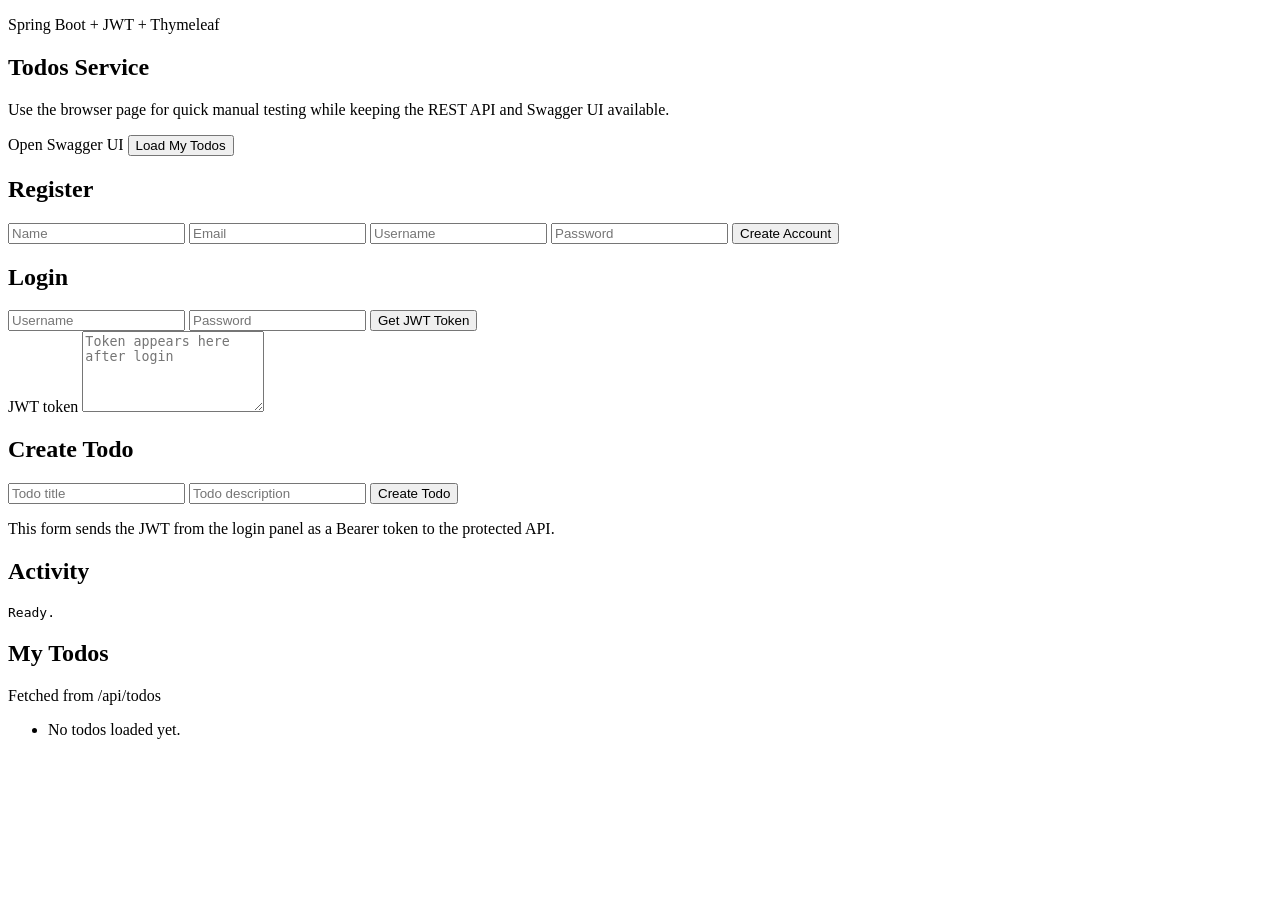
<file: workshop-with-spring-boot/todos-service/src/main/resources/templates/index.html>
<!DOCTYPE html>
<html lang="en" xmlns:th="http://www.thymeleaf.org">

<head>
    <meta charset="UTF-8">
    <meta name="viewport" content="width=device-width, initial-scale=1.0">
    <title th:text="${appName}">Todos Service</title>
    <link rel="stylesheet" th:href="@{/css/site.css}">
</head>

<body>
    <main class="shell">
        <section class="hero">
            <p class="eyebrow">Spring Boot + JWT + Thymeleaf</p>
            <h1 th:text="${appName}">Todos Service</h1>
            <p class="lede">Use the browser page for quick manual testing while keeping the REST API and Swagger UI
                available.</p>
            <div class="hero-actions">
                <a class="ghost-button" th:href="${swaggerPath}" target="_blank" rel="noreferrer">Open Swagger UI</a>
                <button id="loadTodosButton" class="primary-button" type="button">Load My Todos</button>
            </div>
        </section>

        <section class="grid">
            <article class="card">
                <h2>Register</h2>
                <form id="registerForm" class="stacked-form">
                    <input name="name" placeholder="Name" required>
                    <input name="email" placeholder="Email" type="email" required>
                    <input name="username" placeholder="Username" required>
                    <input name="password" placeholder="Password" type="password" required>
                    <button type="submit">Create Account</button>
                </form>
            </article>

            <article class="card accent-card">
                <h2>Login</h2>
                <form id="loginForm" class="stacked-form">
                    <input name="username" placeholder="Username" required>
                    <input name="password" placeholder="Password" type="password" required>
                    <button type="submit">Get JWT Token</button>
                </form>
                <label class="token-label" for="tokenBox">JWT token</label>
                <textarea id="tokenBox" rows="5" placeholder="Token appears here after login"></textarea>
            </article>
        </section>

        <section class="grid grid-bottom">
            <article class="card wide-card">
                <h2>Create Todo</h2>
                <form id="todoForm" class="stacked-form inline-form">
                    <input name="title" placeholder="Todo title" required>
                    <input name="description" placeholder="Todo description" required>
                    <button type="submit">Create Todo</button>
                </form>
                <p class="note">This form sends the JWT from the login panel as a Bearer token to the protected API.</p>
            </article>

            <article class="card">
                <h2>Activity</h2>
                <pre id="activityLog" class="log-panel">Ready.</pre>
            </article>
        </section>

        <section class="card todo-list-card">
            <div class="section-header">
                <h2>My Todos</h2>
                <span class="hint">Fetched from /api/todos</span>
            </div>
            <ul id="todoList" class="todo-list">
                <li class="placeholder">No todos loaded yet.</li>
            </ul>
        </section>
    </main>

    <script th:inline="javascript">
        const swaggerPath = [[${ swaggerPath }]];
        const tokenBox = document.getElementById('tokenBox');
        const activityLog = document.getElementById('activityLog');
        const todoList = document.getElementById('todoList');

        function writeLog(message) {
            activityLog.textContent = message;
        }

        function currentToken() {
            return tokenBox.value.trim();
        }

        function authHeaders() {
            const token = currentToken();
            return token ? { Authorization: `Bearer ${token}` } : {};
        }

        async function postJson(url, payload, useAuth = false) {
            const response = await fetch(url, {
                method: 'POST',
                headers: {
                    'Content-Type': 'application/json',
                    ...(useAuth ? authHeaders() : {})
                },
                body: JSON.stringify(payload)
            });

            const text = await response.text();
            const body = text ? JSON.parse(text) : null;
            if (!response.ok) {
                throw new Error(body?.message || text || `Request failed with status ${response.status}`);
            }
            return body;
        }

        async function loadTodos() {
            const response = await fetch('/api/todos', {
                headers: {
                    ...authHeaders()
                }
            });

            const text = await response.text();
            const todos = text ? JSON.parse(text) : [];

            if (!response.ok) {
                throw new Error(todos?.message || text || `Request failed with status ${response.status}`);
            }

            todoList.innerHTML = '';
            if (!Array.isArray(todos) || todos.length === 0) {
                todoList.innerHTML = '<li class="placeholder">No todos found for the current user.</li>';
                return;
            }

            for (const todo of todos) {
                const item = document.createElement('li');
                item.className = 'todo-item';
                item.innerHTML = `
                    <div>
                        <strong>${todo.title}</strong>
                        <p>${todo.description || ''}</p>
                    </div>
                    <span>${todo.category || 'OTHER'}${todo.completed ? ' • completed' : ''}</span>
                `;
                todoList.appendChild(item);
            }
        }

        document.getElementById('registerForm').addEventListener('submit', async (event) => {
            event.preventDefault();
            const formElement = event.currentTarget;
            const form = new FormData(formElement);
            try {
                const body = Object.fromEntries(form.entries());
                const response = await postJson('/register', body);
                writeLog(`Registered user ${response.username}.`);
                formElement.reset();
            } catch (error) {
                writeLog(error.message);
            }
        });

        document.getElementById('loginForm').addEventListener('submit', async (event) => {
            event.preventDefault();
            const formElement = event.currentTarget;
            const form = new FormData(formElement);
            try {
                const body = Object.fromEntries(form.entries());
                const response = await postJson('/login', body);
                tokenBox.value = response.token || '';
                writeLog(response.message || 'Login successful.');
                formElement.reset();
            } catch (error) {
                writeLog(error.message);
            }
        });

        document.getElementById('todoForm').addEventListener('submit', async (event) => {
            event.preventDefault();
            const formElement = event.currentTarget;
            const form = new FormData(formElement);
            try {
                const body = Object.fromEntries(form.entries());
                const response = await postJson('/api/todos', body, true);
                writeLog(`Created todo #${response.id}: ${response.title}`);
                formElement.reset();
                await loadTodos();
            } catch (error) {
                writeLog(error.message);
            }
        });

        document.getElementById('loadTodosButton').addEventListener('click', async () => {
            try {
                await loadTodos();
                writeLog('Todos loaded successfully.');
            } catch (error) {
                writeLog(error.message);
            }
        });
    </script>
</body>

</html>
</file>
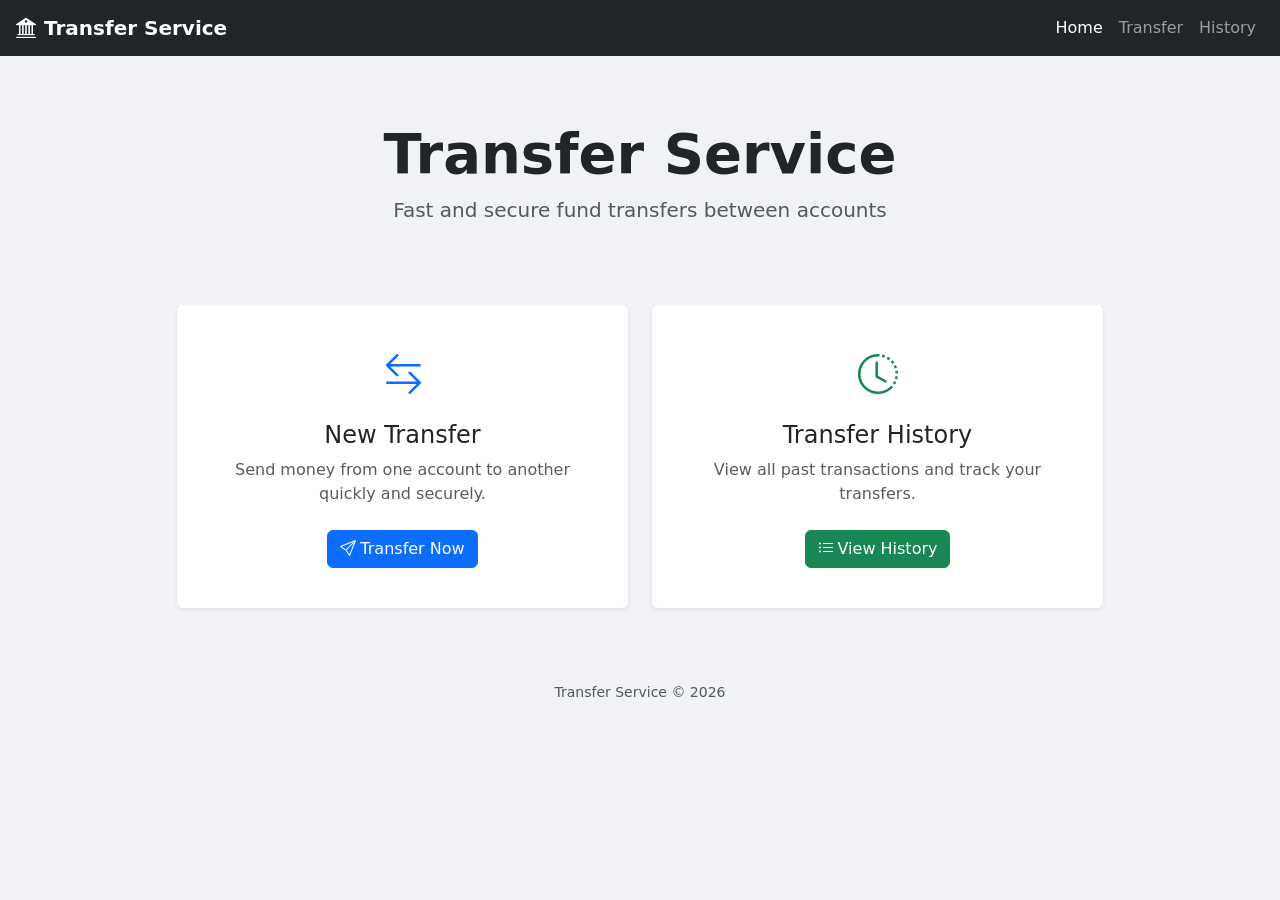
<file: week-1/5-spring-with-web/transfer-service/src/main/resources/static/index.html>
<!DOCTYPE html>
<html lang="en">

<head>
    <meta charset="UTF-8">
    <meta name="viewport" content="width=device-width, initial-scale=1.0">
    <title>Transfer Service</title>
    <link href="https://cdn.jsdelivr.net/npm/bootstrap@5.0.2/dist/css/bootstrap.min.css" rel="stylesheet"
        integrity="sha384-EVSTQN3/azprG1Anm3QDgpJLIm9Nao0Yz1ztcQTwFspd3yD65VohhpuuCOmLASjC" crossorigin="anonymous">
    <link rel="stylesheet" href="https://cdn.jsdelivr.net/npm/bootstrap-icons@1.11.3/font/bootstrap-icons.min.css">
    <style>
        body { background-color: #f0f2f5; }
        .hero { padding: 4rem 0 2rem; }
        .feature-card { transition: transform 0.2s; cursor: pointer; }
        .feature-card:hover { transform: translateY(-4px); box-shadow: 0 8px 25px rgba(0,0,0,0.1); }
        .feature-icon { font-size: 2.5rem; }
    </style>
</head>

<body>

    <nav class="navbar navbar-expand navbar-dark bg-dark px-3">
        <a class="navbar-brand fw-bold" href="/"><i class="bi bi-bank2 me-2"></i>Transfer Service</a>
        <ul class="navbar-nav ms-auto">
            <li class="nav-item"><a class="nav-link active" href="/">Home</a></li>
            <li class="nav-item"><a class="nav-link" href="transfer">Transfer</a></li>
            <li class="nav-item"><a class="nav-link" href="transfer-history">History</a></li>
        </ul>
    </nav>

    <div class="container">
        <div class="hero text-center">
            <h1 class="display-4 fw-bold text-dark">Transfer Service</h1>
            <p class="lead text-muted">Fast and secure fund transfers between accounts</p>
        </div>

        <div class="row justify-content-center g-4 mt-2">
            <div class="col-md-5">
                <a href="transfer" class="text-decoration-none">
                    <div class="card feature-card border-0 shadow-sm text-center p-4">
                        <div class="card-body">
                            <div class="feature-icon text-primary mb-3"><i class="bi bi-arrow-left-right"></i></div>
                            <h4 class="card-title text-dark">New Transfer</h4>
                            <p class="card-text text-muted">Send money from one account to another quickly and securely.</p>
                            <span class="btn btn-primary mt-2"><i class="bi bi-send me-1"></i>Transfer Now</span>
                        </div>
                    </div>
                </a>
            </div>
            <div class="col-md-5">
                <a href="transfer-history" class="text-decoration-none">
                    <div class="card feature-card border-0 shadow-sm text-center p-4">
                        <div class="card-body">
                            <div class="feature-icon text-success mb-3"><i class="bi bi-clock-history"></i></div>
                            <h4 class="card-title text-dark">Transfer History</h4>
                            <p class="card-text text-muted">View all past transactions and track your transfers.</p>
                            <span class="btn btn-success mt-2"><i class="bi bi-list-ul me-1"></i>View History</span>
                        </div>
                    </div>
                </a>
            </div>
        </div>
    </div>

    <footer class="text-center text-muted py-4 mt-5">
        <small>Transfer Service &copy; 2026</small>
    </footer>

</body>

</html>
</file>
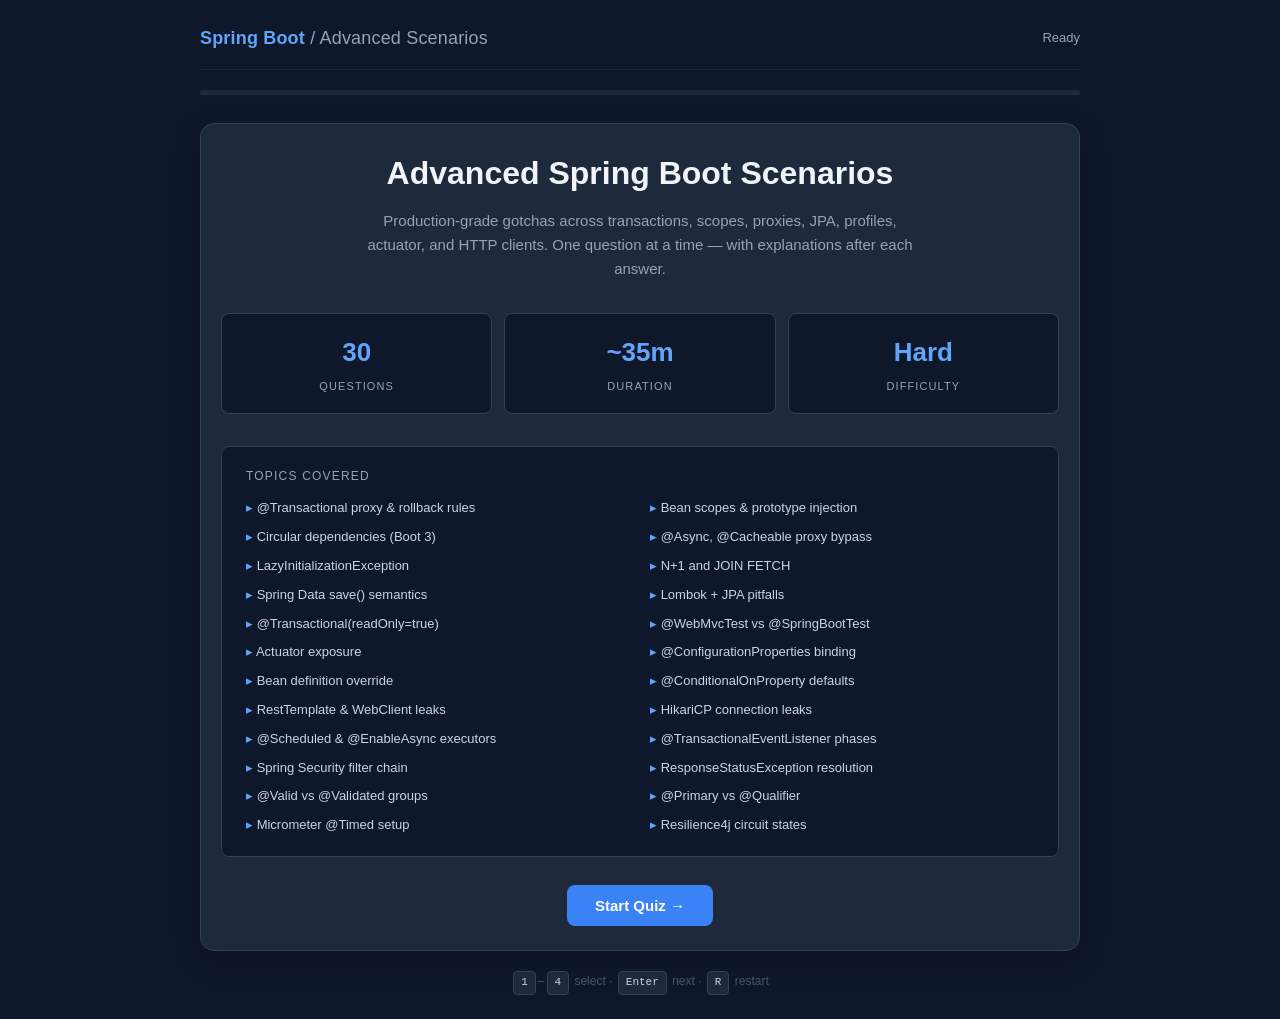
<file: springboot-advanced-mcq.html>
<!DOCTYPE html>
<html lang="en">
<head>
<meta charset="UTF-8">
<meta name="viewport" content="width=device-width, initial-scale=1.0">
<title>Spring Boot — Advanced Scenario MCQ</title>
<style>
  * { box-sizing: border-box; margin: 0; padding: 0; }

  body {
    font-family: -apple-system, BlinkMacSystemFont, "Segoe UI", Roboto, Ubuntu, sans-serif;
    background: #0f172a;
    color: #f1f5f9;
    min-height: 100vh;
    padding: 24px 16px;
    line-height: 1.6;
  }

  .container { max-width: 880px; margin: 0 auto; }

  .header {
    display: flex;
    justify-content: space-between;
    align-items: center;
    margin-bottom: 20px;
    padding-bottom: 16px;
    border-bottom: 1px solid #1e293b;
  }
  .logo { font-size: 18px; font-weight: 700; color: #60a5fa; letter-spacing: 0.01em; }
  .logo span { color: #94a3b8; font-weight: 500; }
  .progress-info { font-size: 13px; color: #94a3b8; font-variant-numeric: tabular-nums; }

  .progress-bar {
    height: 5px;
    background: #1e293b;
    border-radius: 3px;
    overflow: hidden;
    margin-bottom: 28px;
  }
  .progress-fill {
    height: 100%;
    background: linear-gradient(90deg, #3b82f6, #10b981);
    width: 0%;
    transition: width 0.5s cubic-bezier(.22,1,.36,1);
  }

  .card {
    background: #1e293b;
    border: 1px solid #334155;
    border-radius: 14px;
    padding: 32px;
    box-shadow: 0 10px 30px rgba(0,0,0,0.25);
  }

  .tag {
    display: inline-block;
    font-size: 11px;
    font-weight: 700;
    letter-spacing: 0.12em;
    color: #60a5fa;
    text-transform: uppercase;
    margin-bottom: 10px;
    background: rgba(96, 165, 250, 0.1);
    padding: 4px 10px;
    border-radius: 4px;
  }
  .tag.difficulty { background: rgba(245, 158, 11, 0.1); color: #fbbf24; margin-left: 6px; }

  .question-text {
    font-size: 18px;
    font-weight: 600;
    color: #f1f5f9;
    margin-bottom: 16px;
  }

  .scenario {
    font-size: 15px;
    color: #cbd5e1;
    margin-bottom: 16px;
  }
  .scenario + .scenario { margin-top: -8px; }

  pre {
    background: #0b1120;
    border: 1px solid #1e293b;
    border-radius: 8px;
    padding: 16px;
    overflow-x: auto;
    margin-bottom: 16px;
    font-family: "SF Mono", "JetBrains Mono", Consolas, Monaco, monospace;
    font-size: 13px;
    line-height: 1.55;
    color: #e2e8f0;
  }
  pre .k { color: #c084fc; }  /* keyword */
  pre .a { color: #fbbf24; }  /* annotation */
  pre .s { color: #86efac; }  /* string */
  pre .c { color: #64748b; font-style: italic; } /* comment */
  pre .t { color: #60a5fa; }  /* type */

  code.inline {
    background: #0b1120;
    padding: 2px 6px;
    border-radius: 4px;
    font-family: "SF Mono", "JetBrains Mono", Consolas, monospace;
    font-size: 0.88em;
    color: #fbbf24;
    border: 1px solid #1e293b;
  }

  .options { display: flex; flex-direction: column; gap: 10px; margin-top: 20px; }

  .option {
    background: #0f172a;
    border: 1px solid #334155;
    border-radius: 8px;
    padding: 14px 16px;
    cursor: pointer;
    display: flex;
    gap: 12px;
    align-items: flex-start;
    transition: border-color 0.15s ease, background 0.15s ease, transform 0.1s ease;
    font-size: 15px;
    color: #e2e8f0;
    text-align: left;
    font-family: inherit;
    width: 100%;
  }
  .option:hover:not(.disabled) {
    border-color: #60a5fa;
    background: #172033;
  }
  .option:active:not(.disabled) { transform: scale(0.995); }

  .option-letter {
    font-weight: 700;
    color: #60a5fa;
    min-width: 22px;
    font-family: "SF Mono", Consolas, monospace;
  }
  .option-text { flex: 1; }
  .option-icon { font-weight: 700; font-size: 18px; margin-left: auto; opacity: 0; transition: opacity 0.2s; }

  .option.correct {
    border-color: #10b981;
    background: rgba(16, 185, 129, 0.08);
  }
  .option.correct .option-letter { color: #10b981; }
  .option.correct .option-icon { color: #10b981; opacity: 1; }

  .option.incorrect {
    border-color: #ef4444;
    background: rgba(239, 68, 68, 0.08);
  }
  .option.incorrect .option-letter { color: #ef4444; }
  .option.incorrect .option-icon { color: #ef4444; opacity: 1; }

  .option.disabled { cursor: default; }
  .option.dimmed { opacity: 0.5; }

  .explanation {
    margin-top: 18px;
    padding: 16px 20px;
    background: #0b1120;
    border-left: 3px solid #60a5fa;
    border-radius: 4px;
    font-size: 14px;
    color: #cbd5e1;
    max-height: 0;
    overflow: hidden;
    opacity: 0;
    transition: max-height 0.4s ease, opacity 0.3s ease, padding 0.3s ease, margin-top 0.3s ease;
    padding-top: 0;
    padding-bottom: 0;
    margin-top: 0;
  }
  .explanation.show {
    max-height: 900px;
    opacity: 1;
    padding: 16px 20px;
    margin-top: 18px;
  }
  .explanation-header {
    font-weight: 700;
    margin-bottom: 6px;
    color: #60a5fa;
    font-size: 13px;
    letter-spacing: 0.04em;
    text-transform: uppercase;
  }
  .explanation.correct { border-left-color: #10b981; }
  .explanation.correct .explanation-header { color: #10b981; }
  .explanation.incorrect { border-left-color: #ef4444; }
  .explanation.incorrect .explanation-header { color: #ef4444; }

  .actions {
    display: flex;
    justify-content: space-between;
    align-items: center;
    margin-top: 24px;
    gap: 12px;
  }

  .btn {
    background: #3b82f6;
    color: white;
    border: none;
    padding: 12px 28px;
    border-radius: 8px;
    font-size: 15px;
    font-weight: 600;
    cursor: pointer;
    transition: background 0.15s, transform 0.1s;
    font-family: inherit;
  }
  .btn:hover:not(:disabled) { background: #2563eb; }
  .btn:active:not(:disabled) { transform: scale(0.98); }
  .btn:disabled { background: #334155; color: #64748b; cursor: not-allowed; }

  .btn-ghost {
    background: transparent;
    border: 1px solid #334155;
    color: #94a3b8;
  }
  .btn-ghost:hover:not(:disabled) { background: #1e293b; color: #f1f5f9; }

  /* Start screen */
  .start-screen { text-align: center; padding: 24px 20px; }
  .start-title { font-size: 32px; font-weight: 700; margin-bottom: 10px; color: #f1f5f9; }
  .start-subtitle { font-size: 15px; color: #94a3b8; margin-bottom: 32px; max-width: 560px; margin-left: auto; margin-right: auto; }
  .stats-grid { display: grid; grid-template-columns: repeat(3, 1fr); gap: 12px; margin-bottom: 32px; }
  .stat { background: #0f172a; padding: 18px 12px; border-radius: 8px; border: 1px solid #334155; }
  .stat-value { font-size: 26px; font-weight: 700; color: #60a5fa; font-variant-numeric: tabular-nums; }
  .stat-label { font-size: 11px; text-transform: uppercase; color: #94a3b8; margin-top: 4px; letter-spacing: 0.1em; }

  .topic-list { text-align: left; background: #0f172a; border: 1px solid #334155; border-radius: 8px; padding: 20px 24px; margin-bottom: 28px; }
  .topic-list-title { font-size: 12px; text-transform: uppercase; letter-spacing: 0.1em; color: #94a3b8; margin-bottom: 12px; }
  .topic-list ul { list-style: none; display: grid; grid-template-columns: 1fr 1fr; gap: 8px 20px; font-size: 13px; color: #cbd5e1; }
  .topic-list li::before { content: "▸ "; color: #60a5fa; }

  /* Result screen */
  .result-screen { text-align: center; padding: 16px; }
  .score-big { font-size: 64px; font-weight: 800; margin: 20px 0 4px; font-variant-numeric: tabular-nums; }
  .score-big.high { color: #10b981; }
  .score-big.mid { color: #f59e0b; }
  .score-big.low { color: #ef4444; }
  .score-out-of { font-size: 18px; color: #64748b; margin-bottom: 8px; }
  .result-title { font-size: 22px; font-weight: 600; margin-bottom: 6px; }
  .result-summary { color: #94a3b8; margin-bottom: 24px; font-size: 14px; }
  .result-breakdown { text-align: left; background: #0f172a; border: 1px solid #334155; border-radius: 8px; padding: 8px 20px; margin-bottom: 20px; max-height: 320px; overflow-y: auto; }
  .breakdown-item { padding: 10px 0; display: flex; justify-content: space-between; align-items: center; font-size: 13.5px; border-bottom: 1px solid #1e293b; gap: 12px; }
  .breakdown-item:last-child { border-bottom: none; }
  .breakdown-item .q-idx { color: #64748b; font-family: monospace; font-size: 12px; min-width: 28px; }
  .breakdown-item .q-title { color: #cbd5e1; flex: 1; }
  .breakdown-item .q-result { font-size: 18px; font-weight: 700; }
  .breakdown-item .q-result.ok { color: #10b981; }
  .breakdown-item .q-result.bad { color: #ef4444; }

  .keyboard-hint { text-align: center; margin-top: 20px; font-size: 12px; color: #475569; }
  .kbd { display: inline-block; background: #1e293b; border: 1px solid #334155; border-radius: 4px; padding: 2px 7px; font-family: monospace; font-size: 11px; color: #cbd5e1; margin: 0 2px; }

  @media (max-width: 640px) {
    body { padding: 16px 10px; }
    .card { padding: 20px; }
    .question-text { font-size: 16px; }
    .option { font-size: 14px; padding: 12px 14px; }
    pre { font-size: 11.5px; }
    .stats-grid { grid-template-columns: 1fr; }
    .topic-list ul { grid-template-columns: 1fr; }
    .start-title { font-size: 24px; }
    .score-big { font-size: 52px; }
  }
</style>
</head>
<body>
<div class="container">
  <div class="header">
    <div class="logo">Spring Boot <span>/ Advanced Scenarios</span></div>
    <div class="progress-info" id="progressInfo">Ready</div>
  </div>

  <div class="progress-bar">
    <div class="progress-fill" id="progressFill"></div>
  </div>

  <div id="root"></div>

  <div class="keyboard-hint">
    <span class="kbd">1</span>–<span class="kbd">4</span> select · <span class="kbd">Enter</span> next · <span class="kbd">R</span> restart
  </div>
</div>

<script>
// ---------- DATA ----------
const QUESTIONS = [
  {
    topic: "Transactions · AOP Proxy",
    text: "Inside placeOrder(), if an exception is thrown AFTER notifyWarehouse() returns, what happens to the warehouse_log row?",
    code: `<span class="a">@Service</span>
<span class="k">public class</span> <span class="t">OrderService</span> {
  <span class="a">@Transactional</span>
  <span class="k">public void</span> placeOrder(<span class="t">Order</span> o) {
    save(o);
    notifyWarehouse(o); <span class="c">// internal call</span>
    <span class="k">throw new</span> <span class="t">RuntimeException</span>(<span class="s">"oops"</span>);
  }

  <span class="a">@Transactional</span>(propagation = <span class="t">Propagation</span>.REQUIRES_NEW)
  <span class="k">public void</span> notifyWarehouse(<span class="t">Order</span> o) { ... }
}`,
    options: [
      "Committed — REQUIRES_NEW forces a separate, independent transaction.",
      "Rolled back — the REQUIRES_NEW on notifyWarehouse() is ignored for internal calls.",
      "Compilation fails — you cannot mix propagations in one service.",
      "Committed only if the thrown exception is a checked exception."
    ],
    correct: 1,
    explanation: "Spring's <code class='inline'>@Transactional</code> is implemented via AOP proxies. Calling <code class='inline'>notifyWarehouse()</code> directly through <code class='inline'>this</code> bypasses the proxy, so <code class='inline'>REQUIRES_NEW</code> has no effect — both methods run in the same physical transaction, which rolls back. Fixes: inject self via <code class='inline'>@Lazy</code>, extract the method into a separate bean, or use <code class='inline'>TransactionTemplate</code>."
  },
  {
    topic: "Bean Scopes",
    text: "You want a fresh RequestContext per HTTP request. What actually happens here?",
    code: `<span class="a">@Component</span> <span class="a">@Scope</span>(<span class="s">"prototype"</span>)
<span class="k">class</span> <span class="t">RequestContext</span> { ... }

<span class="a">@RestController</span>
<span class="k">class</span> <span class="t">ReportController</span> {
  <span class="a">@Autowired</span> <span class="t">RequestContext</span> ctx;
}`,
    options: [
      "Each HTTP request gets a new RequestContext — prototype scope triggers per injection site.",
      "A single RequestContext is injected at startup and reused for every request.",
      "Spring throws BeanCreationException — prototype cannot be injected into a singleton.",
      "A new RequestContext is created on every method call of the controller."
    ],
    correct: 1,
    explanation: "The controller is a singleton; Spring resolves its dependencies <strong>once</strong>, at construction. The prototype is instantiated a single time and then cached inside the singleton. Fixes: <code class='inline'>@Scope(value=\"prototype\", proxyMode=TARGET_CLASS)</code>, inject an <code class='inline'>ObjectProvider&lt;RequestContext&gt;</code>, or use <code class='inline'>@Lookup</code>."
  },
  {
    topic: "Circular Dependencies",
    text: "ServiceA and ServiceB both use constructor injection and depend on each other. You start Spring Boot 3.x. Result?",
    options: [
      "Application starts — Spring silently creates uninitialized proxies.",
      "BeanCurrentlyInCreationException at startup.",
      "Works fine — Boot 3 re-enabled allow-circular-references by default.",
      "Silent NullPointerException on the first method call."
    ],
    correct: 1,
    explanation: "Since Spring Boot 2.6, circular references are <strong>disabled by default</strong>. Constructor injection cannot resolve cycles because Spring must have both beans fully constructed before injecting. Fixes, in order of preference: refactor the design (usually the real bug), <code class='inline'>@Lazy</code> on one side, or convert one to setter/field injection. Setting <code class='inline'>spring.main.allow-circular-references=true</code> works but is a code smell."
  },
  {
    topic: "Async · AOP Proxy",
    text: "@EnableAsync is on the main class. On which thread does sendEmail() run?",
    code: `<span class="a">@Service</span>
<span class="k">class</span> <span class="t">ReportService</span> {
  <span class="k">public void</span> generate() {
    sendEmail(); <span class="c">// internal call</span>
  }
  <span class="a">@Async</span>
  <span class="k">public void</span> sendEmail() { ... }
}`,
    options: [
      "A new thread from the default TaskExecutor.",
      "The caller thread — the proxy is bypassed, so @Async has no effect.",
      "Asynchronously, but only because @Async implicitly returns CompletableFuture.",
      "It fails to compile — @Async requires a return type."
    ],
    correct: 1,
    explanation: "Same proxy-bypass story as <code class='inline'>@Transactional</code>. <code class='inline'>@Async</code> works only when the method is invoked <strong>through the Spring proxy</strong> — i.e., from outside the bean. Internal <code class='inline'>this.sendEmail()</code> calls run synchronously on the caller thread. Fix: move <code class='inline'>sendEmail</code> to a separate bean, or self-inject."
  },
  {
    topic: "JPA · Lazy Loading",
    text: "The JSON response blows up with LazyInitializationException. What's the cleanest production-grade fix?",
    code: `<span class="a">@Entity</span>
<span class="k">class</span> <span class="t">Customer</span> {
  <span class="a">@OneToMany</span>(fetch = <span class="t">FetchType</span>.LAZY)
  <span class="k">private</span> <span class="t">List&lt;Order&gt;</span> orders;
}

<span class="a">@RestController</span>
<span class="k">class</span> <span class="t">CustomerController</span> {
  <span class="a">@GetMapping</span>(<span class="s">"/{id}"</span>)
  <span class="k">public</span> <span class="t">Customer</span> get(<span class="a">@PathVariable</span> <span class="t">Long</span> id) {
    <span class="k">return</span> repo.findById(id).orElseThrow();
  }
}`,
    options: [
      "Switch orders to FetchType.EAGER globally.",
      "Set spring.jpa.open-in-view=true so the session stays open.",
      "Return a DTO, populated inside a @Transactional service method.",
      "Add @Transactional on the controller method."
    ],
    correct: 2,
    explanation: "EAGER penalizes every query that doesn't need <code class='inline'>orders</code>. <code class='inline'>open-in-view=true</code> masks the issue and keeps DB connections open during view rendering — a known antipattern. <code class='inline'>@Transactional</code> on controllers leaks persistence into the web layer. The DTO pattern fetches exactly what the API needs inside the transaction and decouples persistence from API — the production answer."
  },
  {
    topic: "JPA · N+1",
    text: "Loading 100 Orders and accessing order.getItems() issues 101 SQL queries. Best fix?",
    options: [
      "Switch items to FetchType.EAGER.",
      "Write a JPQL query using JOIN FETCH, or apply @EntityGraph.",
      "Enable Hibernate second-level cache on Item.",
      "Increase the JDBC fetch size to 1000."
    ],
    correct: 1,
    explanation: "EAGER still runs N+1 in many providers — and hurts every query that doesn't need items. Second-level cache only helps on subsequent reads. Fetch size is a JDBC detail, unrelated. <code class='inline'>JOIN FETCH</code> or <code class='inline'>@EntityGraph</code> tell Hibernate to pull the association in a single SQL statement for that <strong>specific</strong> query — targeted and safe."
  },
  {
    topic: "Testing · Slices",
    text: "A controller test using @SpringBootTest takes 12 seconds because it starts Kafka, Redis, and JPA. You want to test only the web layer, fast.",
    options: [
      "@DataJpaTest — it's the lightest slice annotation.",
      "@WebMvcTest(OrderController.class) with @MockBean for service dependencies.",
      "@SpringBootTest(webEnvironment = MOCK) — it skips Tomcat.",
      "@ContextConfiguration pointing to an empty @Configuration class."
    ],
    correct: 1,
    explanation: "<code class='inline'>@WebMvcTest</code> loads <strong>only</strong> the web layer — controllers, filters, <code class='inline'>MockMvc</code>, Jackson, validators — and excludes JPA, Kafka, services. Collaborators are provided via <code class='inline'>@MockBean</code>. <code class='inline'>@DataJpaTest</code> is for repositories. <code class='inline'>MOCK</code> still loads the full context."
  },
  {
    topic: "Actuator · Exposure",
    text: "/actuator/health returns 200 in production, but /actuator/env returns 404. Config has management.endpoint.env.enabled=true. Why?",
    options: [
      "The env endpoint was removed in Spring Boot 3.",
      "Enabled ≠ exposed — you must add it to management.endpoints.web.exposure.include.",
      "Actuator requires Spring Security to expose anything beyond health.",
      "You need to add spring-boot-actuator-env as a separate starter."
    ],
    correct: 1,
    explanation: "<code class='inline'>enabled</code> controls whether the endpoint bean <strong>exists</strong>; <code class='inline'>exposure</code> controls whether it's <strong>reachable</strong> over HTTP/JMX. By default only <code class='inline'>health</code> is exposed over HTTP. Set <code class='inline'>management.endpoints.web.exposure.include=health,env,metrics</code> — or <code class='inline'>*</code> for all (behind auth in prod, please)."
  },
  {
    topic: "Configuration Properties",
    text: "In Spring Boot 3.x, what is the minimum additional step needed to make this bind?",
    code: `<span class="a">@ConfigurationProperties</span>(<span class="s">"app.mail"</span>)
<span class="k">public class</span> <span class="t">MailProps</span> {
  <span class="k">private final</span> <span class="t">String</span> host;
  <span class="k">private final</span> <span class="k">int</span> port;
  <span class="c">// constructor + getters only, no setters</span>
}`,
    options: [
      "Add setters for host and port — binding requires mutability.",
      "Register it via @EnableConfigurationProperties(MailProps.class) or @ConfigurationPropertiesScan.",
      "Add @ConstructorBinding — it is mandatory for immutable properties.",
      "Make the class @Component and add @Autowired on the constructor."
    ],
    correct: 1,
    explanation: "In Boot 3+, constructor binding is <strong>inferred automatically</strong> when the class has a single non-default constructor — <code class='inline'>@ConstructorBinding</code> is no longer required at class level. But <code class='inline'>@ConfigurationProperties</code> classes still need to be <strong>registered</strong> — via <code class='inline'>@EnableConfigurationProperties</code>, <code class='inline'>@ConfigurationPropertiesScan</code>, or by making them <code class='inline'>@Component</code>. Missing registration is the real bug here."
  },
  {
    topic: "HTTP Clients",
    text: "A service under load starts timing out calls to a downstream API. Thread dumps show many threads stuck in socket read. The code uses new RestTemplate(). The highest-impact fix is:",
    options: [
      "Migrate every call to WebClient and Mono<T>.",
      "Configure a pooled request factory (Apache HttpClient with PoolingHttpClientConnectionManager) and set connect/read timeouts.",
      "Wrap the call site in @Async so the web thread isn't blocked.",
      "Increase the server thread pool on the downstream API."
    ],
    correct: 1,
    explanation: "Default <code class='inline'>RestTemplate</code> uses <code class='inline'>SimpleClientHttpRequestFactory</code> — <strong>no connection pool, no timeouts, infinite waits</strong>. Under load you exhaust the file-descriptor/thread budget. The standard production fix is a pooled Apache HttpClient with explicit connect/read timeouts. WebClient is fine but a rewrite, not the fix for this symptom; <code class='inline'>@Async</code> just moves the blocking; the downstream server isn't the problem you identified."
  },
  {
    topic: "Exception Handling",
    text: "Two @ControllerAdvice classes both declare @ExceptionHandler(Exception.class). A global logging advice is running first and swallowing the exception before your business advice sees it. Fix?",
    options: [
      "Delete one — Spring only permits a single @ControllerAdvice per application.",
      "Use @Order on both advices; lower value = higher priority, runs first.",
      "Merge them — ordering across @ControllerAdvice beans is non-deterministic.",
      "Replace @Order with @Priority — @Order is ignored on advices."
    ],
    correct: 1,
    explanation: "Multiple <code class='inline'>@ControllerAdvice</code> beans are supported. Their order is determined by <code class='inline'>@Order</code> / <code class='inline'>Ordered</code> — <strong>lower value = runs first</strong>. Within a single advice, a more specific handler (<code class='inline'>BusinessException.class</code>) always beats a broader one (<code class='inline'>Exception.class</code>), but <strong>across</strong> advices you need explicit ordering."
  },
  {
    topic: "Profiles · Conditional Beans",
    text: "You start the app with spring.profiles.active=dev,qa. Which configuration is active?",
    code: `<span class="a">@Configuration</span> <span class="a">@Profile</span>(<span class="s">"dev"</span>)
<span class="k">class</span> <span class="t">DevDataSourceConfig</span> { <span class="a">@Bean</span> <span class="t">DataSource</span> ds() { ... } }

<span class="a">@Configuration</span> <span class="a">@Profile</span>(<span class="s">"!dev"</span>)
<span class="k">class</span> <span class="t">ProdDataSourceConfig</span> { <span class="a">@Bean</span> <span class="t">DataSource</span> ds() { ... } }`,
    options: [
      "Both register — startup fails with NoUniqueBeanDefinitionException.",
      "Only DevDataSourceConfig — '!dev' is false because 'dev' is among active profiles.",
      "Neither — 'dev,qa' isn't a recognized profile token.",
      "ProdDataSourceConfig wins because it's declared later."
    ],
    correct: 1,
    explanation: "<code class='inline'>@Profile(\"!dev\")</code> means <em>\"active when the set of active profiles does NOT contain 'dev'\"</em>. Since <code class='inline'>dev</code> IS active, that condition is <strong>false</strong>, so <code class='inline'>ProdDataSourceConfig</code> is excluded. <code class='inline'>DevDataSourceConfig</code> matches because <code class='inline'>dev</code> is active. Exactly one DataSource is registered — the design is correct."
  },
  {
    topic: "Transactions · Rollback Rules",
    text: "Will saveData() be rolled back when IOException escapes process()?",
    code: `<span class="a">@Transactional</span>
<span class="k">public void</span> process() <span class="k">throws</span> <span class="t">IOException</span> {
  saveData();
  <span class="k">throw new</span> <span class="t">IOException</span>(<span class="s">"network down"</span>);
}`,
    options: [
      "Yes — @Transactional rolls back on any thrown exception.",
      "No — by default, only RuntimeException and Error trigger rollback; checked exceptions commit.",
      "Yes — checked exceptions are auto-wrapped in RuntimeException by Spring.",
      "No — @Transactional cannot legally be placed on methods declaring checked exceptions."
    ],
    correct: 1,
    explanation: "A classic production surprise. Default rollback is <strong>only</strong> for unchecked (<code class='inline'>RuntimeException</code>) and <code class='inline'>Error</code>. Checked exceptions <strong>commit the transaction</strong>. Fix: <code class='inline'>@Transactional(rollbackFor = Exception.class)</code> or name the specific checked types. Always audit checked-exception methods that also perform DB writes."
  },
  {
    topic: "Caching · AOP Proxy",
    text: "getUser() is called from outside the bean and internally calls findCached(). The cache always misses. Why?",
    code: `<span class="a">@Service</span>
<span class="k">class</span> <span class="t">UserService</span> {
  <span class="k">public</span> <span class="t">User</span> getUser(<span class="t">Long</span> id) {
    <span class="k">return</span> findCached(id); <span class="c">// internal call</span>
  }
  <span class="a">@Cacheable</span>(<span class="s">"users"</span>)
  <span class="k">public</span> <span class="t">User</span> findCached(<span class="t">Long</span> id) { ... }
}`,
    options: [
      "Proxy bypass — @Cacheable (like @Transactional and @Async) is never evaluated on internal calls.",
      "Cache keys default to toString(), so Long values don't hash correctly.",
      "@Cacheable requires an explicit KeyGenerator bean.",
      "Caches are cleared on every HTTP request by default."
    ],
    correct: 0,
    explanation: "Same AOP proxy bypass as <code class='inline'>@Transactional</code> and <code class='inline'>@Async</code>. <code class='inline'>@Cacheable</code>, <code class='inline'>@CachePut</code>, and <code class='inline'>@CacheEvict</code> all rely on the proxy — internal <code class='inline'>this.findCached()</code> skips it entirely. Fix: extract the cached method to a separate bean, or inject the proxied self-reference."
  },
  {
    topic: "Dependency Injection · Resolution",
    text: "Which bean is injected into OrderService?",
    code: `<span class="a">@Service</span> <span class="a">@Primary</span>
<span class="k">class</span> <span class="t">DefaultPaymentProvider</span> <span class="k">implements</span> <span class="t">PaymentProvider</span> { ... }

<span class="a">@Service</span> <span class="a">@Qualifier</span>(<span class="s">"stripe"</span>)
<span class="k">class</span> <span class="t">StripePaymentProvider</span> <span class="k">implements</span> <span class="t">PaymentProvider</span> { ... }

<span class="a">@Service</span>
<span class="k">class</span> <span class="t">OrderService</span> {
  <span class="a">@Autowired</span> <span class="a">@Qualifier</span>(<span class="s">"stripe"</span>)
  <span class="t">PaymentProvider</span> provider;
}`,
    options: [
      "DefaultPaymentProvider — @Primary always wins over @Qualifier.",
      "StripePaymentProvider — @Qualifier at the injection point narrows candidates BEFORE @Primary is consulted.",
      "Ambiguous — Spring throws NoUniqueBeanDefinitionException.",
      "A List<PaymentProvider> containing both beans."
    ],
    correct: 1,
    explanation: "<code class='inline'>@Primary</code> is the tiebreaker <em>when multiple candidates remain</em>. <code class='inline'>@Qualifier</code> at the injection point <strong>filters first</strong>, leaving exactly one candidate — <code class='inline'>@Primary</code> is never consulted. Mental model: explicit intent (qualifier) beats default (primary)."
  },
  {
    topic: "Scheduling · Default Executor",
    text: "Both jobs run every 5 minutes. reportA takes 10 minutes per run. What happens to reportB?",
    code: `<span class="a">@Component</span>
<span class="k">class</span> <span class="t">Jobs</span> {
  <span class="a">@Scheduled</span>(cron = <span class="s">"0 */5 * * * *"</span>)
  <span class="k">void</span> reportA() { <span class="c">/* 10 minutes */</span> }

  <span class="a">@Scheduled</span>(cron = <span class="s">"0 */5 * * * *"</span>)
  <span class="k">void</span> reportB() { <span class="c">/* 2 seconds */</span> }
}`,
    options: [
      "Both run concurrently — @Scheduled uses an elastic thread pool.",
      "reportB runs on time; Spring spawns a thread per @Scheduled method.",
      "reportB waits — the default TaskScheduler is SINGLE-threaded, so one long job blocks all others.",
      "reportB is dropped silently after missing its deadline."
    ],
    correct: 2,
    explanation: "Default <code class='inline'>@Scheduled</code> uses a single-threaded <code class='inline'>ScheduledThreadPoolExecutor</code>. A slow job blocks every other scheduled method. Fix: set <code class='inline'>spring.task.scheduling.pool.size=N</code>, or declare a <code class='inline'>ThreadPoolTaskScheduler</code> bean, or annotate long methods with <code class='inline'>@Async</code> — but only after configuring a real async executor (see next question)."
  },
  {
    topic: "Async · Default Executor",
    text: "You add @EnableAsync and @Async but configure no executor. What does @Async actually use?",
    options: [
      "ForkJoinPool.commonPool().",
      "A pooled ThreadPoolTaskExecutor with core=8, max=8, queue=Integer.MAX_VALUE.",
      "SimpleAsyncTaskExecutor — a NEW thread per invocation, unbounded, no pooling.",
      "Tomcat's request-handling thread pool."
    ],
    correct: 2,
    explanation: "Without a <code class='inline'>TaskExecutor</code> bean, <code class='inline'>@EnableAsync</code> falls back to <code class='inline'>SimpleAsyncTaskExecutor</code>, which spawns a new thread for every invocation. Under load this is effectively a thread leak / OOM waiting to happen. Always configure a real pool — either via <code class='inline'>spring.task.execution.pool.*</code> properties or an explicit <code class='inline'>@Bean(\"taskExecutor\") ThreadPoolTaskExecutor</code>."
  },
  {
    topic: "Persistence · Lombok Traps",
    text: "What is the most dangerous bug lurking in this entity?",
    code: `<span class="a">@Entity</span>
<span class="a">@Data</span>
<span class="k">public class</span> <span class="t">Customer</span> {
  <span class="a">@Id</span> <span class="a">@GeneratedValue</span>
  <span class="k">private</span> <span class="t">Long</span> id;

  <span class="a">@OneToMany</span>(mappedBy = <span class="s">"customer"</span>, fetch = LAZY)
  <span class="k">private</span> <span class="t">Set&lt;Order&gt;</span> orders;
}`,
    options: [
      "@Data is incompatible with @Entity — Hibernate requires a no-args constructor.",
      "@Data generates equals()/hashCode() over ALL fields — it initializes the lazy 'orders' collection (LazyInitializationException) and changes hashCode when the id is assigned post-persist, corrupting HashSet membership.",
      "@Data makes fields final, breaking Hibernate dirty checking.",
      "Nothing — @Data on entities is the Spring Boot recommended pattern."
    ],
    correct: 1,
    explanation: "Two distinct bugs from one annotation. (1) <code class='inline'>equals/hashCode</code> over all fields calls <code class='inline'>.size()</code> on lazy <code class='inline'>orders</code> — <code class='inline'>LazyInitializationException</code> outside a session. (2) <code class='inline'>hashCode</code> changes the moment the id is assigned during persist, so entities added to a <code class='inline'>HashSet</code> pre-save become unreachable post-save. Use <code class='inline'>@Getter/@Setter</code> and hand-write <code class='inline'>equals/hashCode</code> — business-key-based, or id-based with null-guard."
  },
  {
    topic: "Spring Data · save() semantics",
    text: "Customer with id=99 already exists in DB with {name: 'Alice', email: 'a@x.com', phone: '111'}. What happens here?",
    code: `<span class="t">Customer</span> c = <span class="k">new</span> <span class="t">Customer</span>();
c.setId(99L);
c.setName(<span class="s">"Changed"</span>);
<span class="c">// email and phone are null on 'c'</span>
repo.save(c);`,
    options: [
      "Inserts a new row with id=99; throws on PK conflict.",
      "Updates id=99 — but ALL null fields (email, phone) OVERWRITE existing values, because save() calls merge() and copies entire state.",
      "Throws: Spring Data rejects save() on entities with pre-assigned ids.",
      "Updates only the 'name' column; other fields are left alone."
    ],
    correct: 1,
    explanation: "<code class='inline'>SimpleJpaRepository.save()</code> checks <code class='inline'>isNew()</code>. For entities with assigned ids, it runs <code class='inline'>EntityManager.merge()</code> — which copies <strong>all</strong> field state from the detached instance onto the managed one. Unset fields become null. A classic data-loss bug. Fix: either load-then-modify inside a transaction, or use explicit UPDATE queries for partial updates."
  },
  {
    topic: "Transactions · readOnly",
    text: "What does @Transactional(readOnly = true) actually guarantee in a Spring + Hibernate stack?",
    options: [
      "The DB connection runs in strict read-only mode — any write throws SQLException.",
      "Hibernate skips dirty-checking snapshots and auto-flush; Spring calls Connection.setReadOnly(true) as a hint to the driver. Writes are NOT strictly blocked.",
      "The method can only invoke repository findXxx methods; .save() fails at compile time.",
      "Equivalent to @Transactional, plus a WARN log if a write SQL statement is issued."
    ],
    correct: 1,
    explanation: "It's a performance hint, not an enforcement. Hibernate skips creating snapshots for dirty checking and won't flush on commit — a measurable speedup on read-heavy paths. Spring also calls <code class='inline'>Connection.setReadOnly(true)</code>, which drivers forward to the DB with varying effect (some routing layers use it to send traffic to read replicas). Writes may still succeed in many configurations — don't rely on it for safety."
  },
  {
    topic: "Connection Pools · Diagnosis",
    text: "After a few hours in production: 'HikariPool-1 - Connection is not available, request timed out after 30000ms'. max-pool-size is 10. Most likely root cause?",
    options: [
      "Pool size is too small. Raise max-pool-size to 200.",
      "A connection leak — some code path acquires a connection (open transaction, external HTTP call inside @Transactional, forgotten close) and fails to release it.",
      "A known HikariCP bug on Java 21 — upgrade the dependency.",
      "Connection validation is disabled, so the pool thinks dead connections are healthy."
    ],
    correct: 1,
    explanation: "A steadily-exhausting pool almost always means connections are checked out faster than they're returned. Classic culprits: manually obtained connections not closed, long-running <code class='inline'>@Transactional</code> methods doing external HTTP/RPC, or loops holding a tx open. Enable <code class='inline'>spring.datasource.hikari.leak-detection-threshold=60000</code> to get stack traces of leaks. Right-size based on measured concurrency — blindly raising to 200 usually just masks the leak until the DB itself melts."
  },
  {
    topic: "Events · Transactional Listeners",
    text: "The transaction rolls back after publishEvent(). What happens to onPlaced()?",
    code: `<span class="a">@Transactional</span>
<span class="k">void</span> place(<span class="t">Order</span> o) {
  repo.save(o);
  publisher.publishEvent(<span class="k">new</span> <span class="t">OrderPlaced</span>(o.getId()));
  <span class="k">throw new</span> <span class="t">RuntimeException</span>();
}

<span class="a">@TransactionalEventListener</span> <span class="c">// default phase = AFTER_COMMIT</span>
<span class="k">void</span> onPlaced(<span class="t">OrderPlaced</span> evt) { notify(evt); }`,
    options: [
      "Runs anyway — events are published synchronously at the publish site.",
      "Does NOT run — AFTER_COMMIT fires only if the publishing transaction commits successfully.",
      "Runs inside a new transaction that's also rolled back.",
      "Runs only if onPlaced() itself is @Transactional."
    ],
    correct: 1,
    explanation: "<code class='inline'>@TransactionalEventListener</code>'s default phase is <code class='inline'>AFTER_COMMIT</code> — it fires exactly once, only if the outer transaction commits. This is the safe default for side effects like email or outbound messaging. Use plain <code class='inline'>@EventListener</code> for synchronous, transaction-agnostic handling, or <code class='inline'>phase = AFTER_ROLLBACK</code> for compensation logic."
  },
  {
    topic: "Validation · Groups",
    text: "You want 'id' validated only on Create. This code doesn't do that. Why?",
    code: `<span class="k">class</span> <span class="t">User</span> {
  <span class="a">@NotNull</span>(groups = <span class="t">Create</span>.<span class="k">class</span>) <span class="t">Long</span> id;
  <span class="a">@NotBlank</span>(groups = {<span class="t">Create</span>.<span class="k">class</span>, <span class="t">Update</span>.<span class="k">class</span>}) <span class="t">String</span> name;
}

<span class="a">@PostMapping</span>
<span class="k">void</span> create(<span class="a">@Valid</span> <span class="a">@RequestBody</span> <span class="t">User</span> u) { ... }`,
    options: [
      "@Valid does NOT support validation groups — use @Validated(Create.class) from org.springframework.validation.annotation.",
      "You need @NotNull(groups = Create.class, always = true).",
      "Groups are a Hibernate Validator extension and require a separate dependency.",
      "@Valid honors groups only if the bean implements a marker interface."
    ],
    correct: 0,
    explanation: "Jakarta's <code class='inline'>@Valid</code> applies only the <strong>Default</strong> group. Groups-aware validation requires Spring's <code class='inline'>@Validated</code>. Replace with <code class='inline'>@Validated(Create.class) @RequestBody User u</code>. Same pattern for class-level method validation — <code class='inline'>@Validated</code> at both class and parameter level."
  },
  {
    topic: "Configuration · Overrides",
    text: "Two @Configuration classes both declare a @Bean with the same name. In Spring Boot 3, what happens at startup?",
    options: [
      "The later-loaded bean silently overrides the earlier one — standard Spring behavior.",
      "Startup fails with BeanDefinitionOverrideException. Bean override has been DISABLED by default since Spring Boot 2.1.",
      "Two @Configuration classes with overlapping beans aren't allowed in the same application.",
      "Works fine — the bean whose name sorts first alphabetically wins."
    ],
    correct: 1,
    explanation: "Boot 2.1 flipped the default to prevent silent bugs where one bean stealthily replaces another. You get <code class='inline'>BeanDefinitionOverrideException</code> on startup. Fixes (preferred → worst): rename the beans, use <code class='inline'>@ConditionalOnMissingBean</code> for opt-in overrides, use <code class='inline'>@Primary</code> with distinct names, or — last resort — set <code class='inline'>spring.main.allow-bean-definition-overriding=true</code>."
  },
  {
    topic: "Conditional Configuration",
    text: "application.properties does NOT define feature.x.enabled. Is FeatureXConfig loaded?",
    code: `<span class="a">@Configuration</span>
<span class="a">@ConditionalOnProperty</span>(<span class="s">"feature.x.enabled"</span>)
<span class="k">class</span> <span class="t">FeatureXConfig</span> { ... }`,
    options: [
      "Yes — @ConditionalOnProperty defaults to 'present' when the property is absent.",
      "No — default is matchIfMissing=false, so a missing property excludes the config. (Any value other than the literal 'false' matches when present.)",
      "Yes, but only when spring.profiles.active is the default.",
      "Only if @EnableAutoConfiguration is also present on the class."
    ],
    correct: 1,
    explanation: "Default is <code class='inline'>matchIfMissing = false</code> and <code class='inline'>havingValue = \"\"</code> (matches any value that is not the literal string <code class='inline'>false</code>). So a missing property means the config is NOT loaded. For \"enabled by default unless disabled,\" use <code class='inline'>@ConditionalOnProperty(name=\"feature.x.enabled\", havingValue=\"true\", matchIfMissing=true)</code>."
  },
  {
    topic: "WebClient · Resource Leaks",
    text: "What's wrong with this WebClient usage?",
    code: `webClient.get().uri(<span class="s">"/api"</span>).exchange()
  .flatMap(resp -> resp.bodyToMono(<span class="t">String</span>.<span class="k">class</span>))
  .block();`,
    options: [
      "exchange() is deprecated — it's leak-prone when the body isn't fully consumed or an exception occurs before drain. Use retrieve() or exchangeToMono().",
      "block() is illegal on exchange() — only retrieve() supports blocking.",
      "exchange() cannot handle non-2xx responses.",
      "This is idiomatic and correct — the recommended pattern."
    ],
    correct: 0,
    explanation: "<code class='inline'>exchange()</code> was deprecated (Spring 5.3+) precisely because callers routinely leak connections — if the reactive chain errors before the body is drained, the connection never returns to the pool. <code class='inline'>retrieve()</code> handles body consumption internally. <code class='inline'>exchangeToMono()</code> / <code class='inline'>exchangeToFlux()</code> guarantee body consumption even with custom status handling."
  },
  {
    topic: "Spring Security · Filter Chain",
    text: "You add a JwtAuthFilter via http.addFilterBefore(jwtFilter, UsernamePasswordAuthenticationFilter.class). The filter never runs. Most likely cause?",
    options: [
      "addFilterBefore silently no-ops when the reference filter isn't in the chain. You didn't enable formLogin(), so UsernamePasswordAuthenticationFilter was never registered — pick an anchor that's actually present (BasicAuthenticationFilter, AuthorizationFilter in Security 6).",
      "Custom filters must extend OncePerRequestFilter to be registered.",
      "addFilterBefore was removed in Spring Security 6 — use addFilterAt instead.",
      "Filter ordering requires @Order on the filter bean itself."
    ],
    correct: 0,
    explanation: "Relative positioning needs an anchor that's actually in the chain. Without <code class='inline'>formLogin()</code> (common in stateless APIs), <code class='inline'>UsernamePasswordAuthenticationFilter</code> isn't registered — 'before' has nothing to measure from. For API-only apps, reliable anchors include <code class='inline'>BasicAuthenticationFilter</code>, <code class='inline'>AuthorizationFilter</code> (Security 6), or <code class='inline'>LogoutFilter</code>. When debugging, print the chain on startup."
  },
  {
    topic: "Exception Handling · Resolver Order",
    text: "What does GET /x return?",
    code: `<span class="a">@RestController</span>
<span class="k">class</span> <span class="t">Api</span> {
  <span class="a">@GetMapping</span>(<span class="s">"/x"</span>)
  <span class="t">String</span> x() {
    <span class="k">throw new</span> <span class="t">ResponseStatusException</span>(BAD_REQUEST, <span class="s">"nope"</span>);
  }
}

<span class="a">@RestControllerAdvice</span>
<span class="k">class</span> <span class="t">ErrorAdvice</span> {
  <span class="a">@ExceptionHandler</span>(<span class="t">Exception</span>.<span class="k">class</span>)
  <span class="t">ResponseEntity&lt;?&gt;</span> handle(<span class="t">Exception</span> e) {
    <span class="k">return</span> status(500).body(<span class="s">"handled: "</span> + e.getMessage());
  }
}`,
    options: [
      "500 with body 'handled: nope' — the advice catches all exceptions.",
      "400 with Spring's default problem-detail body — ResponseStatusException is handled by ResponseStatusExceptionResolver BEFORE @ExceptionHandler runs.",
      "400 with body 'handled: nope'.",
      "500 with an empty body."
    ],
    correct: 1,
    explanation: "<code class='inline'>ResponseStatusException</code> is resolved by <code class='inline'>ResponseStatusExceptionResolver</code>, which sits earlier in the <code class='inline'>HandlerExceptionResolver</code> chain than the one that dispatches <code class='inline'>@ExceptionHandler</code> methods. It never reaches your advice. To intercept explicitly, declare <code class='inline'>@ExceptionHandler(ResponseStatusException.class)</code>."
  },
  {
    topic: "Observability · @Timed",
    text: "You added @Timed to a service method. No metric appears in /actuator/metrics. Why?",
    code: `<span class="a">@Service</span>
<span class="k">class</span> <span class="t">OrderService</span> {
  <span class="a">@Timed</span>(<span class="s">"order.place"</span>)
  <span class="k">public</span> <span class="t">Order</span> place(<span class="t">Order</span> o) { ... }
}`,
    options: [
      "@Timed requires adding micrometer-core manually — it's not a Boot default.",
      "You must register a TimedAspect bean — Boot auto-configures MeterRegistry but NOT the AOP aspect that processes @Timed.",
      "Custom metrics appear only under /actuator/custom-metrics.",
      "@Timed is deprecated — use Timer.builder() directly."
    ],
    correct: 1,
    explanation: "A common gotcha. Boot auto-configures <code class='inline'>MeterRegistry</code>, but <code class='inline'>@Timed</code> processing requires <code class='inline'>TimedAspect</code> — which is NOT registered automatically. Add: <code class='inline'>@Bean TimedAspect timedAspect(MeterRegistry r) { return new TimedAspect(r); }</code>. Or use <code class='inline'>Timer.builder(...).register(registry)</code> programmatically. Same applies for <code class='inline'>@Counted</code> (needs <code class='inline'>CountedAspect</code>)."
  },
  {
    topic: "Resilience · Circuit Breaker",
    text: "A Resilience4j breaker is configured with failureRateThreshold=50, slidingWindowSize=10, waitDurationInOpenState=30s. After 6 failures in 10 calls it OPENS. After 30s, what happens next?",
    options: [
      "It CLOSES automatically; calls flow normally again.",
      "It transitions to HALF_OPEN and permits a small number of probe calls; based on their outcome it CLOSES or re-OPENS.",
      "It stays OPEN and calls the fallback until manually reset.",
      "It polls a health endpoint and CLOSES only on a 200 response."
    ],
    correct: 1,
    explanation: "After <code class='inline'>waitDurationInOpenState</code> elapses, the breaker moves to <strong>HALF_OPEN</strong> and allows <code class='inline'>permittedNumberOfCallsInHalfOpenState</code> probe calls. If the probe failure rate stays below the threshold, it CLOSES; otherwise it re-OPENS. This controlled probing avoids stampeding a recovering downstream."
  }
];

// ---------- STATE ----------
let current = 0;
let selected = null;
let answered = false;
const answers = new Array(QUESTIONS.length).fill(null); // stores selected index or null
let phase = "start"; // start | quiz | done

// ---------- RENDER ----------
const root = document.getElementById("root");
const progressFill = document.getElementById("progressFill");
const progressInfo = document.getElementById("progressInfo");

function escapeHtml(s) {
  return s.replace(/[&<>"']/g, c => ({"&":"&amp;","<":"&lt;",">":"&gt;",'"':"&quot;","'":"&#39;"}[c]));
}

function renderStart() {
  progressFill.style.width = "0%";
  progressInfo.textContent = "Ready";
  root.innerHTML = `
    <div class="card start-screen">
      <div class="start-title">Advanced Spring Boot Scenarios</div>
      <div class="start-subtitle">Production-grade gotchas across transactions, scopes, proxies, JPA, profiles, actuator, and HTTP clients. One question at a time — with explanations after each answer.</div>

      <div class="stats-grid">
        <div class="stat"><div class="stat-value">${QUESTIONS.length}</div><div class="stat-label">Questions</div></div>
        <div class="stat"><div class="stat-value">~35m</div><div class="stat-label">Duration</div></div>
        <div class="stat"><div class="stat-value">Hard</div><div class="stat-label">Difficulty</div></div>
      </div>

      <div class="topic-list">
        <div class="topic-list-title">Topics Covered</div>
        <ul>
          <li>@Transactional proxy &amp; rollback rules</li>
          <li>Bean scopes &amp; prototype injection</li>
          <li>Circular dependencies (Boot 3)</li>
          <li>@Async, @Cacheable proxy bypass</li>
          <li>LazyInitializationException</li>
          <li>N+1 and JOIN FETCH</li>
          <li>Spring Data save() semantics</li>
          <li>Lombok + JPA pitfalls</li>
          <li>@Transactional(readOnly=true)</li>
          <li>@WebMvcTest vs @SpringBootTest</li>
          <li>Actuator exposure</li>
          <li>@ConfigurationProperties binding</li>
          <li>Bean definition override</li>
          <li>@ConditionalOnProperty defaults</li>
          <li>RestTemplate &amp; WebClient leaks</li>
          <li>HikariCP connection leaks</li>
          <li>@Scheduled &amp; @EnableAsync executors</li>
          <li>@TransactionalEventListener phases</li>
          <li>Spring Security filter chain</li>
          <li>ResponseStatusException resolution</li>
          <li>@Valid vs @Validated groups</li>
          <li>@Primary vs @Qualifier</li>
          <li>Micrometer @Timed setup</li>
          <li>Resilience4j circuit states</li>
        </ul>
      </div>

      <button class="btn" onclick="startQuiz()">Start Quiz →</button>
    </div>
  `;
}

function renderQuestion() {
  const q = QUESTIONS[current];
  const pct = ((current) / QUESTIONS.length) * 100;
  progressFill.style.width = pct + "%";
  progressInfo.textContent = `Question ${current + 1} of ${QUESTIONS.length}`;

  const codeBlock = q.code ? `<pre>${q.code}</pre>` : "";

  const optionsHtml = q.options.map((opt, i) => {
    const letter = String.fromCharCode(65 + i);
    return `<button class="option" data-idx="${i}" onclick="selectOption(${i})">
      <span class="option-letter">${letter}</span>
      <span class="option-text">${opt}</span>
      <span class="option-icon"></span>
    </button>`;
  }).join("");

  root.innerHTML = `
    <div class="card">
      <span class="tag">${q.topic}</span>
      <span class="tag difficulty">Advanced</span>
      <div class="question-text">${q.text}</div>
      ${codeBlock}
      <div class="options" id="optionsContainer">
        ${optionsHtml}
      </div>
      <div class="explanation" id="explanation"></div>
      <div class="actions">
        <button class="btn btn-ghost" onclick="restart()">Restart</button>
        <button class="btn" id="nextBtn" onclick="nextQuestion()" disabled>
          ${current === QUESTIONS.length - 1 ? "See Results" : "Next →"}
        </button>
      </div>
    </div>
  `;

  selected = null;
  answered = false;
}

function selectOption(idx) {
  if (answered) return;
  const q = QUESTIONS[current];
  selected = idx;
  answered = true;
  answers[current] = idx;

  const isCorrect = idx === q.correct;
  const options = document.querySelectorAll(".option");

  options.forEach((el, i) => {
    el.classList.add("disabled");
    if (i === q.correct) {
      el.classList.add("correct");
      el.querySelector(".option-icon").textContent = "✓";
    } else if (i === idx) {
      el.classList.add("incorrect");
      el.querySelector(".option-icon").textContent = "✕";
    } else {
      el.classList.add("dimmed");
    }
  });

  const exp = document.getElementById("explanation");
  exp.className = "explanation show " + (isCorrect ? "correct" : "incorrect");
  exp.innerHTML = `
    <div class="explanation-header">${isCorrect ? "✓ Correct" : "✕ Not quite"}</div>
    <div>${q.explanation}</div>
  `;

  document.getElementById("nextBtn").disabled = false;
}

function nextQuestion() {
  if (!answered) return;
  if (current === QUESTIONS.length - 1) {
    phase = "done";
    renderResult();
  } else {
    current++;
    renderQuestion();
  }
}

function renderResult() {
  const total = QUESTIONS.length;
  const correctCount = answers.reduce((acc, a, i) => acc + (a === QUESTIONS[i].correct ? 1 : 0), 0);
  const pct = Math.round((correctCount / total) * 100);
  progressFill.style.width = "100%";
  progressInfo.textContent = "Complete";

  let verdict, verdictClass, summary;
  if (pct >= 85) { verdict = "Excellent"; verdictClass = "high"; summary = "You've internalized the tricky proxy and config semantics. Ship it."; }
  else if (pct >= 60) { verdict = "Solid"; verdictClass = "mid"; summary = "Good grasp of the core ideas. Review the misses — they usually come from subtle Spring internals."; }
  else { verdict = "Keep Going"; verdictClass = "low"; summary = "These scenarios come up in production. Revisit the explanations — each miss is a real bug pattern to remember."; }

  const breakdown = QUESTIONS.map((q, i) => {
    const ok = answers[i] === q.correct;
    return `<div class="breakdown-item">
      <span class="q-idx">Q${String(i + 1).padStart(2, "0")}</span>
      <span class="q-title">${q.topic}</span>
      <span class="q-result ${ok ? "ok" : "bad"}">${ok ? "✓" : "✕"}</span>
    </div>`;
  }).join("");

  root.innerHTML = `
    <div class="card result-screen">
      <div class="result-title">${verdict}</div>
      <div class="score-big ${verdictClass}">${correctCount}<span style="font-size:0.5em;color:#64748b">/${total}</span></div>
      <div class="score-out-of">${pct}%</div>
      <div class="result-summary">${summary}</div>
      <div class="result-breakdown">${breakdown}</div>
      <div class="actions" style="justify-content:center;">
        <button class="btn" onclick="restart()">Retake Quiz</button>
      </div>
    </div>
  `;
}

function startQuiz() {
  phase = "quiz";
  current = 0;
  answers.fill(null);
  renderQuestion();
}

function restart() {
  phase = "start";
  current = 0;
  selected = null;
  answered = false;
  answers.fill(null);
  renderStart();
}

// ---------- KEYBOARD ----------
document.addEventListener("keydown", (e) => {
  if (e.key.toLowerCase() === "r") { restart(); return; }
  if (phase !== "quiz") {
    if (e.key === "Enter" && phase === "start") startQuiz();
    return;
  }
  if (["1","2","3","4"].includes(e.key)) {
    selectOption(parseInt(e.key) - 1);
  } else if (e.key === "Enter" && answered) {
    nextQuestion();
  }
});

// ---------- INIT ----------
renderStart();
</script>
</body>
</html>
</file>
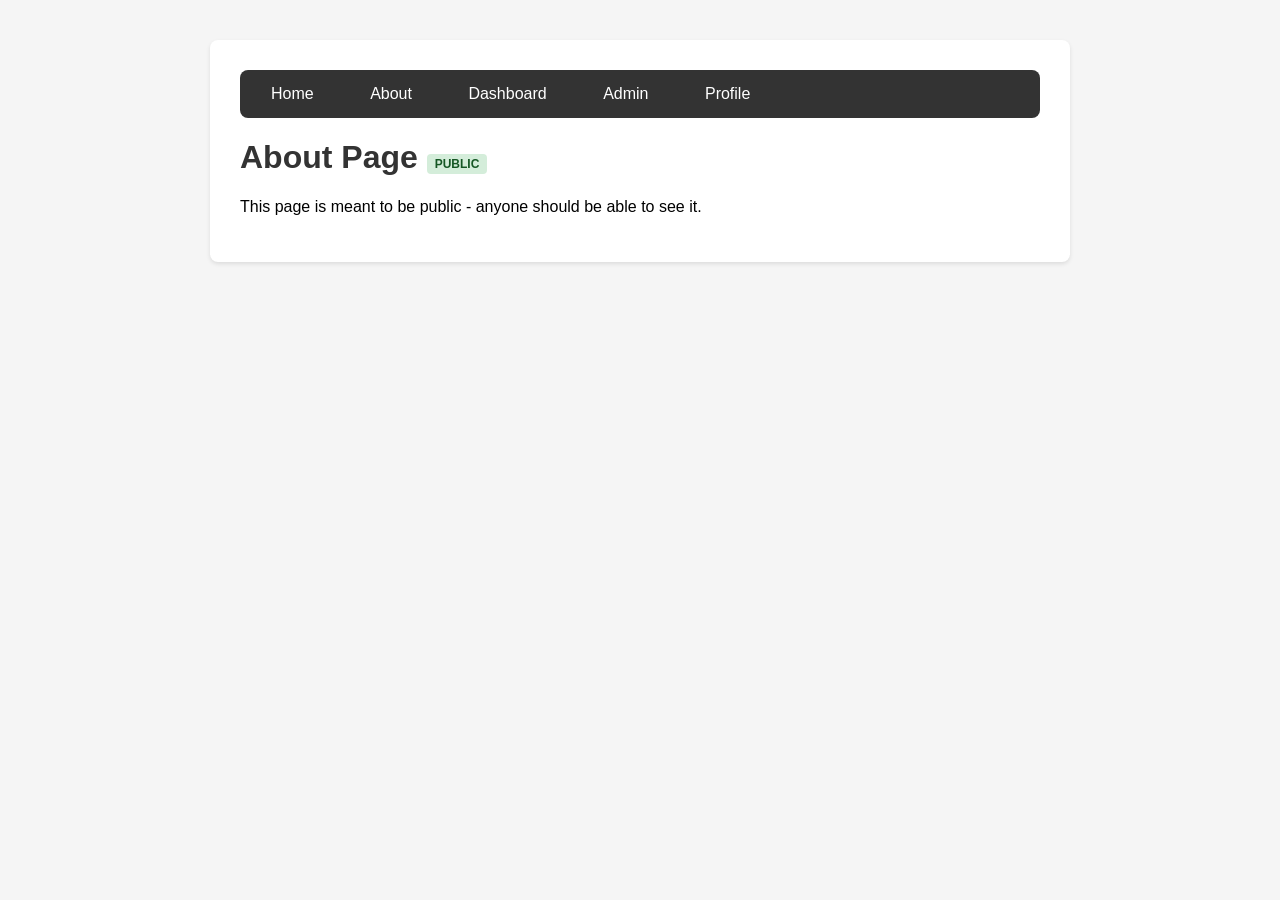
<file: spring-security-demo/v1-no-security/target/classes/templates/about.html>
<!DOCTYPE html>
<html xmlns:th="http://www.thymeleaf.org">
<head>
    <title>About - V1 No Security</title>
    <style>
        body { font-family: Arial, sans-serif; margin: 40px; background: #f5f5f5; }
        .container { max-width: 800px; margin: auto; background: white; padding: 30px; border-radius: 8px; box-shadow: 0 2px 4px rgba(0,0,0,0.1); }
        h1 { color: #333; }
        .nav { background: #333; padding: 15px; border-radius: 8px; margin-bottom: 20px; }
        .nav a { color: white; text-decoration: none; margin-right: 20px; padding: 8px 16px; border-radius: 4px; }
        .nav a:hover { background: #555; }
        .badge { display: inline-block; padding: 3px 8px; border-radius: 4px; font-size: 12px; font-weight: bold; background: #d4edda; color: #155724; }
    </style>
</head>
<body>
<div class="container">
    <div class="nav">
        <a href="/">Home</a>
        <a href="/about">About</a>
        <a href="/dashboard">Dashboard</a>
        <a href="/admin">Admin</a>
        <a href="/profile">Profile</a>
    </div>

    <h1>About Page <span class="badge">PUBLIC</span></h1>
    <p th:text="${message}"></p>
    <p>This page is meant to be public - anyone should be able to see it.</p>
</div>
</body>
</html>
</file>
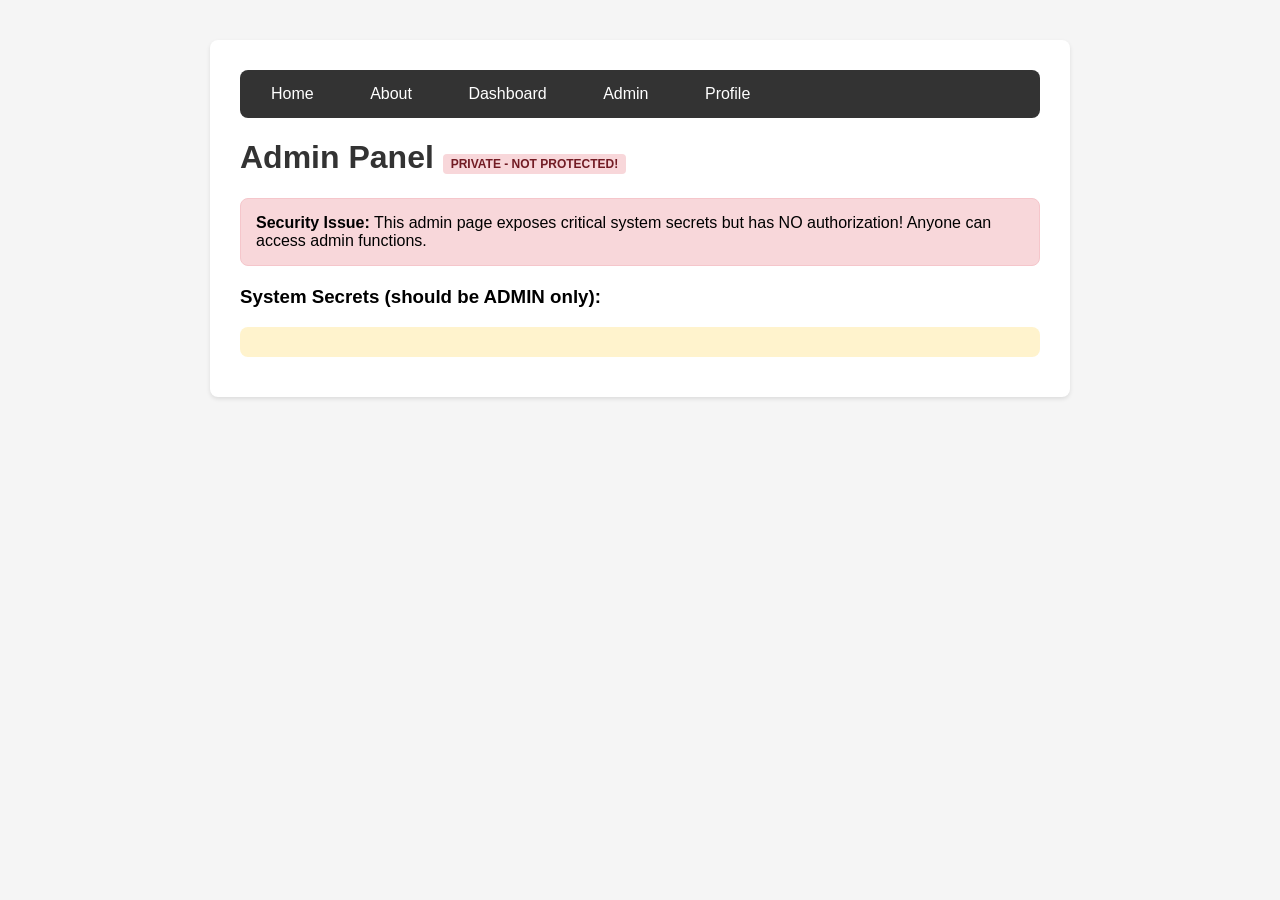
<file: spring-security-demo/v1-no-security/target/classes/templates/admin.html>
<!DOCTYPE html>
<html xmlns:th="http://www.thymeleaf.org">
<head>
    <title>Admin - V1 No Security</title>
    <style>
        body { font-family: Arial, sans-serif; margin: 40px; background: #f5f5f5; }
        .container { max-width: 800px; margin: auto; background: white; padding: 30px; border-radius: 8px; box-shadow: 0 2px 4px rgba(0,0,0,0.1); }
        h1 { color: #333; }
        .nav { background: #333; padding: 15px; border-radius: 8px; margin-bottom: 20px; }
        .nav a { color: white; text-decoration: none; margin-right: 20px; padding: 8px 16px; border-radius: 4px; }
        .nav a:hover { background: #555; }
        .badge { display: inline-block; padding: 3px 8px; border-radius: 4px; font-size: 12px; font-weight: bold; background: #f8d7da; color: #721c24; }
        .danger { background: #f8d7da; border: 1px solid #f5c6cb; padding: 15px; border-radius: 8px; margin: 20px 0; }
        .secret { background: #fff3cd; padding: 15px; border-radius: 8px; margin: 10px 0; font-family: monospace; font-size: 16px; }
    </style>
</head>
<body>
<div class="container">
    <div class="nav">
        <a href="/">Home</a>
        <a href="/about">About</a>
        <a href="/dashboard">Dashboard</a>
        <a href="/admin">Admin</a>
        <a href="/profile">Profile</a>
    </div>

    <h1>Admin Panel <span class="badge">PRIVATE - NOT PROTECTED!</span></h1>
    <p th:text="${message}"></p>

    <div class="danger">
        <strong>Security Issue:</strong> This admin page exposes critical system secrets
        but has NO authorization! Anyone can access admin functions.
    </div>

    <h3>System Secrets (should be ADMIN only):</h3>
    <div class="secret" th:text="${secretData}"></div>
</div>
</body>
</html>
</file>
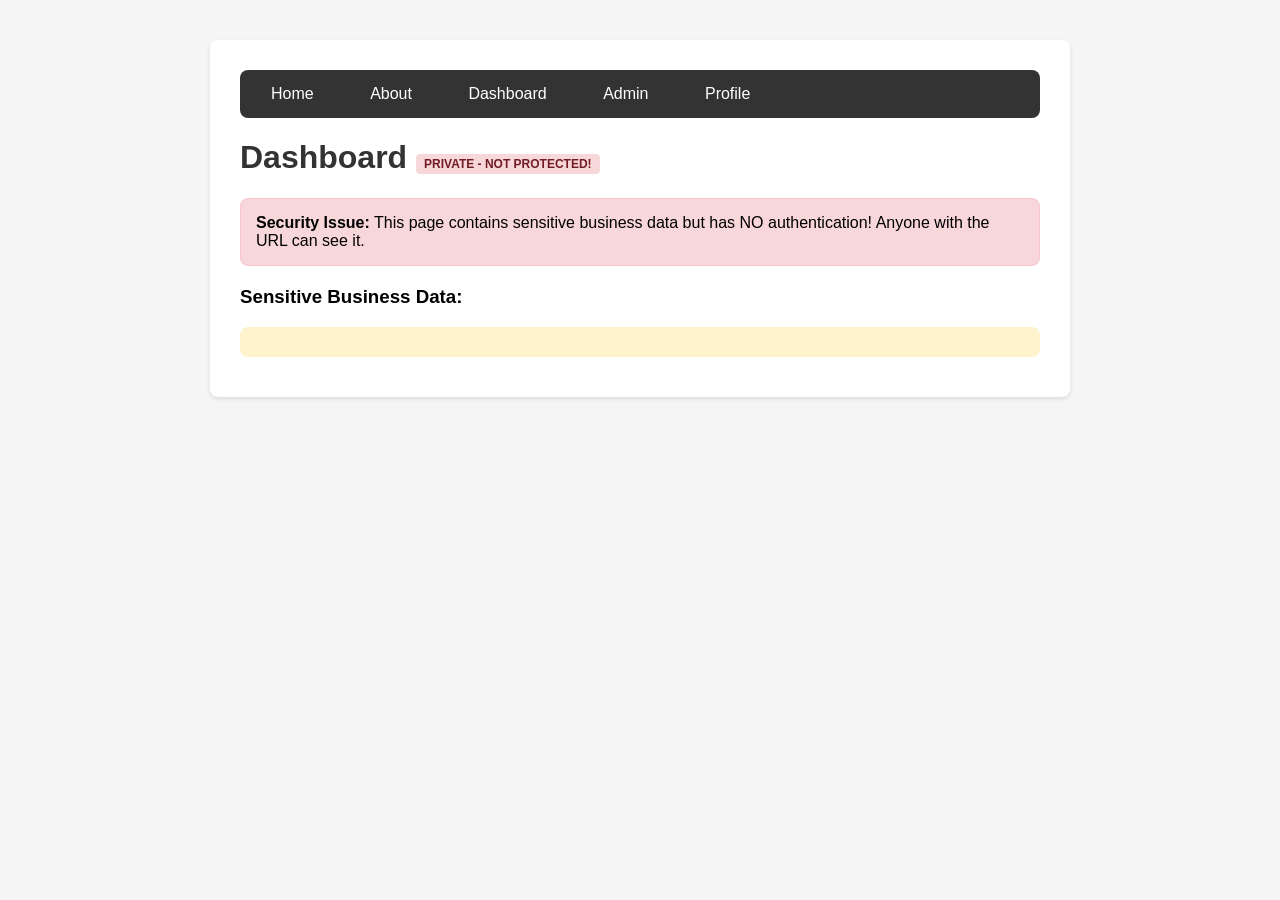
<file: spring-security-demo/v1-no-security/target/classes/templates/dashboard.html>
<!DOCTYPE html>
<html xmlns:th="http://www.thymeleaf.org">
<head>
    <title>Dashboard - V1 No Security</title>
    <style>
        body { font-family: Arial, sans-serif; margin: 40px; background: #f5f5f5; }
        .container { max-width: 800px; margin: auto; background: white; padding: 30px; border-radius: 8px; box-shadow: 0 2px 4px rgba(0,0,0,0.1); }
        h1 { color: #333; }
        .nav { background: #333; padding: 15px; border-radius: 8px; margin-bottom: 20px; }
        .nav a { color: white; text-decoration: none; margin-right: 20px; padding: 8px 16px; border-radius: 4px; }
        .nav a:hover { background: #555; }
        .badge { display: inline-block; padding: 3px 8px; border-radius: 4px; font-size: 12px; font-weight: bold; background: #f8d7da; color: #721c24; }
        .danger { background: #f8d7da; border: 1px solid #f5c6cb; padding: 15px; border-radius: 8px; margin: 20px 0; }
        .secret { background: #fff3cd; padding: 15px; border-radius: 8px; margin: 10px 0; font-family: monospace; font-size: 16px; }
    </style>
</head>
<body>
<div class="container">
    <div class="nav">
        <a href="/">Home</a>
        <a href="/about">About</a>
        <a href="/dashboard">Dashboard</a>
        <a href="/admin">Admin</a>
        <a href="/profile">Profile</a>
    </div>

    <h1>Dashboard <span class="badge">PRIVATE - NOT PROTECTED!</span></h1>
    <p th:text="${message}"></p>

    <div class="danger">
        <strong>Security Issue:</strong> This page contains sensitive business data
        but has NO authentication! Anyone with the URL can see it.
    </div>

    <h3>Sensitive Business Data:</h3>
    <div class="secret" th:text="${secretData}"></div>
</div>
</body>
</html>
</file>
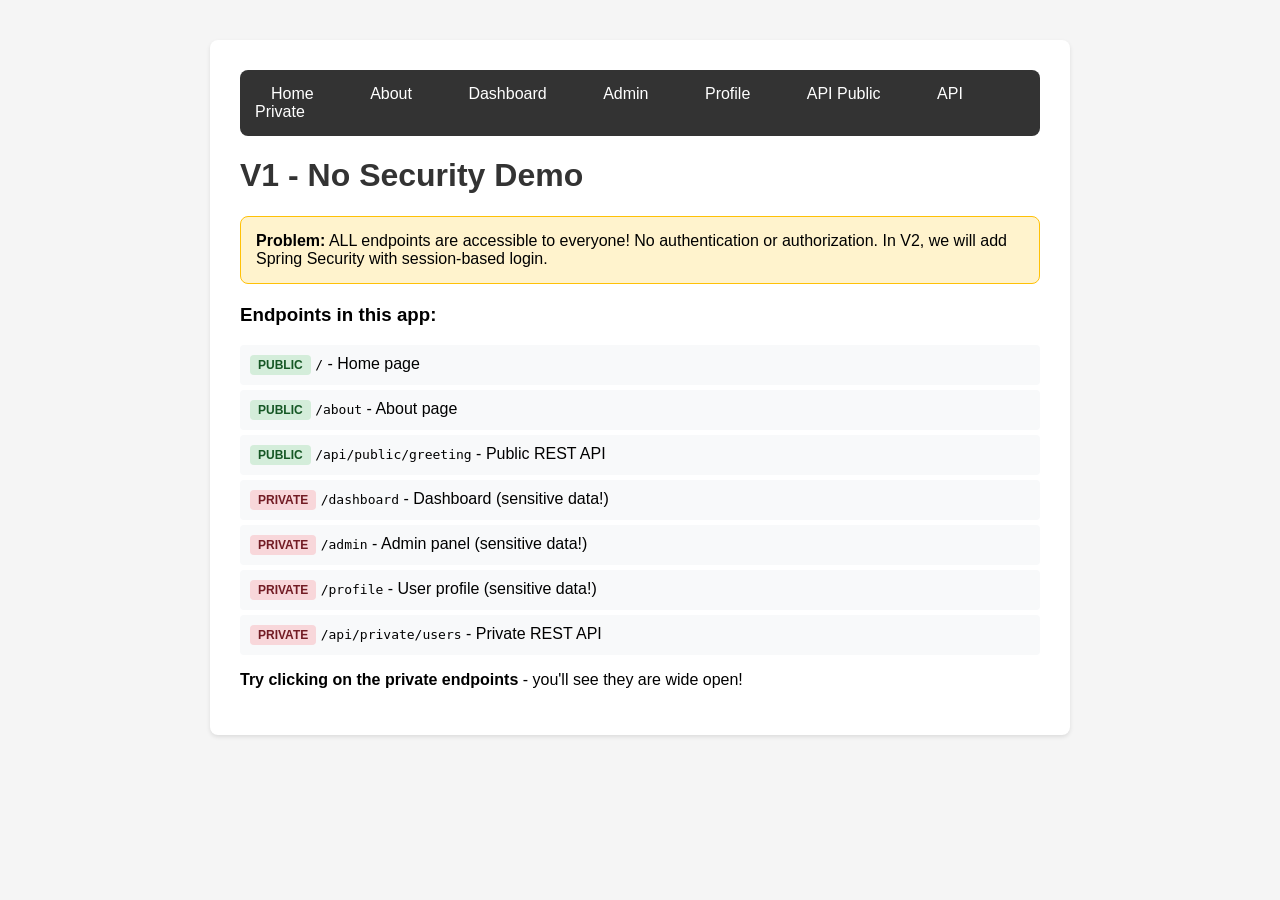
<file: spring-security-demo/v1-no-security/target/classes/templates/home.html>
<!DOCTYPE html>
<html xmlns:th="http://www.thymeleaf.org">
<head>
    <title>Home - V1 No Security</title>
    <style>
        body { font-family: Arial, sans-serif; margin: 40px; background: #f5f5f5; }
        .container { max-width: 800px; margin: auto; background: white; padding: 30px; border-radius: 8px; box-shadow: 0 2px 4px rgba(0,0,0,0.1); }
        h1 { color: #333; }
        .nav { background: #333; padding: 15px; border-radius: 8px; margin-bottom: 20px; }
        .nav a { color: white; text-decoration: none; margin-right: 20px; padding: 8px 16px; border-radius: 4px; }
        .nav a:hover { background: #555; }
        .public { color: green; }
        .private { color: red; }
        .badge { display: inline-block; padding: 3px 8px; border-radius: 4px; font-size: 12px; font-weight: bold; }
        .badge-public { background: #d4edda; color: #155724; }
        .badge-private { background: #f8d7da; color: #721c24; }
        .warning { background: #fff3cd; border: 1px solid #ffc107; padding: 15px; border-radius: 8px; margin: 20px 0; }
        .endpoint-list { list-style: none; padding: 0; }
        .endpoint-list li { padding: 10px; margin: 5px 0; background: #f8f9fa; border-radius: 4px; }
    </style>
</head>
<body>
<div class="container">
    <div class="nav">
        <a href="/">Home</a>
        <a href="/about">About</a>
        <a href="/dashboard">Dashboard</a>
        <a href="/admin">Admin</a>
        <a href="/profile">Profile</a>
        <a href="/api/public/greeting">API Public</a>
        <a href="/api/private/users">API Private</a>
    </div>

    <h1>V1 - No Security Demo</h1>
    <p th:text="${message}"></p>

    <div class="warning">
        <strong>Problem:</strong> ALL endpoints are accessible to everyone! No authentication or authorization.
        In V2, we will add Spring Security with session-based login.
    </div>

    <h3>Endpoints in this app:</h3>
    <ul class="endpoint-list">
        <li><span class="badge badge-public">PUBLIC</span> <code>/</code> - Home page</li>
        <li><span class="badge badge-public">PUBLIC</span> <code>/about</code> - About page</li>
        <li><span class="badge badge-public">PUBLIC</span> <code>/api/public/greeting</code> - Public REST API</li>
        <li><span class="badge badge-private">PRIVATE</span> <code>/dashboard</code> - Dashboard (sensitive data!)</li>
        <li><span class="badge badge-private">PRIVATE</span> <code>/admin</code> - Admin panel (sensitive data!)</li>
        <li><span class="badge badge-private">PRIVATE</span> <code>/profile</code> - User profile (sensitive data!)</li>
        <li><span class="badge badge-private">PRIVATE</span> <code>/api/private/users</code> - Private REST API</li>
    </ul>

    <p><strong>Try clicking on the private endpoints</strong> - you'll see they are wide open!</p>
</div>
</body>
</html>
</file>
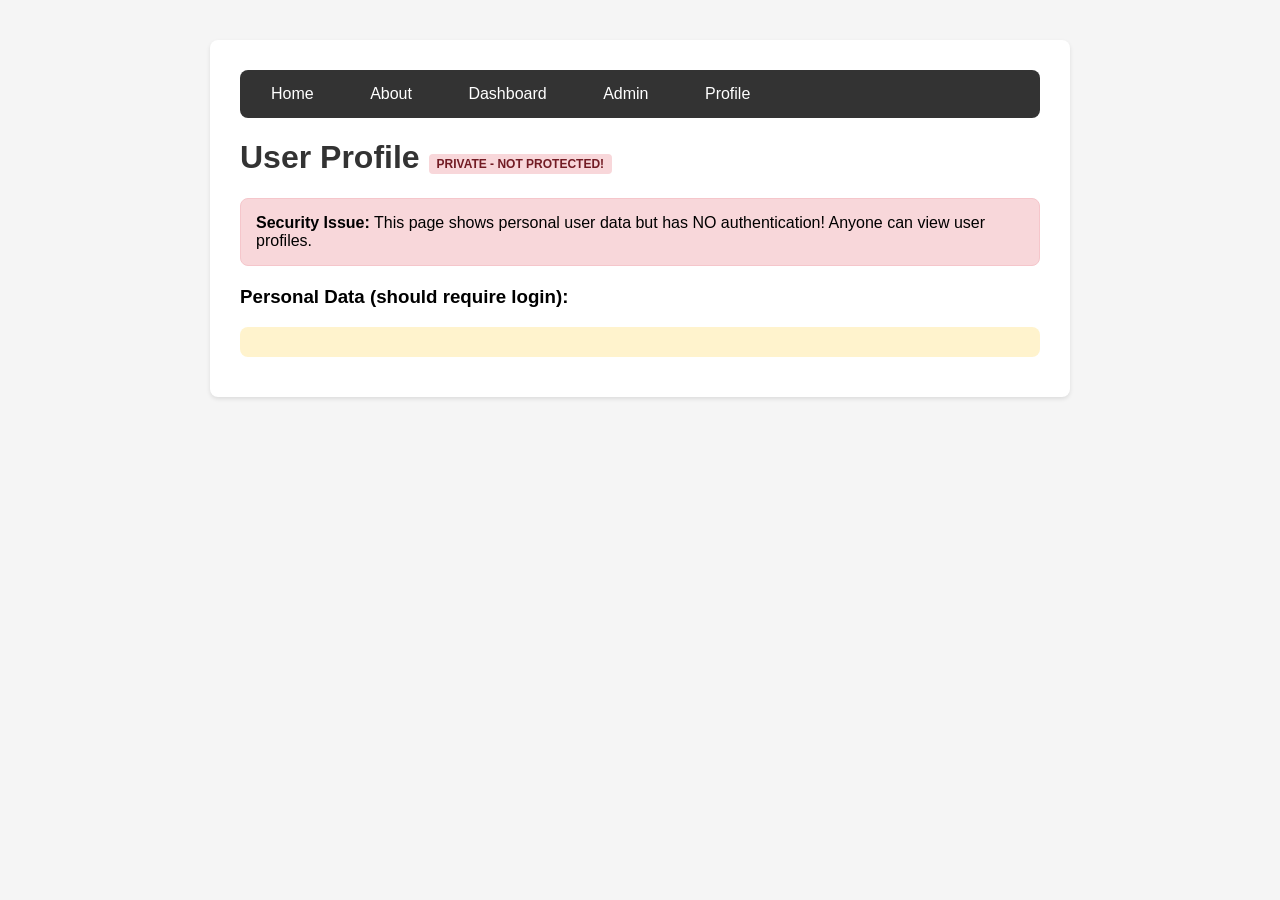
<file: spring-security-demo/v1-no-security/target/classes/templates/profile.html>
<!DOCTYPE html>
<html xmlns:th="http://www.thymeleaf.org">
<head>
    <title>Profile - V1 No Security</title>
    <style>
        body { font-family: Arial, sans-serif; margin: 40px; background: #f5f5f5; }
        .container { max-width: 800px; margin: auto; background: white; padding: 30px; border-radius: 8px; box-shadow: 0 2px 4px rgba(0,0,0,0.1); }
        h1 { color: #333; }
        .nav { background: #333; padding: 15px; border-radius: 8px; margin-bottom: 20px; }
        .nav a { color: white; text-decoration: none; margin-right: 20px; padding: 8px 16px; border-radius: 4px; }
        .nav a:hover { background: #555; }
        .badge { display: inline-block; padding: 3px 8px; border-radius: 4px; font-size: 12px; font-weight: bold; background: #f8d7da; color: #721c24; }
        .danger { background: #f8d7da; border: 1px solid #f5c6cb; padding: 15px; border-radius: 8px; margin: 20px 0; }
        .secret { background: #fff3cd; padding: 15px; border-radius: 8px; margin: 10px 0; font-family: monospace; font-size: 16px; }
    </style>
</head>
<body>
<div class="container">
    <div class="nav">
        <a href="/">Home</a>
        <a href="/about">About</a>
        <a href="/dashboard">Dashboard</a>
        <a href="/admin">Admin</a>
        <a href="/profile">Profile</a>
    </div>

    <h1>User Profile <span class="badge">PRIVATE - NOT PROTECTED!</span></h1>
    <p th:text="${message}"></p>

    <div class="danger">
        <strong>Security Issue:</strong> This page shows personal user data
        but has NO authentication! Anyone can view user profiles.
    </div>

    <h3>Personal Data (should require login):</h3>
    <div class="secret" th:text="${secretData}"></div>
</div>
</body>
</html>
</file>
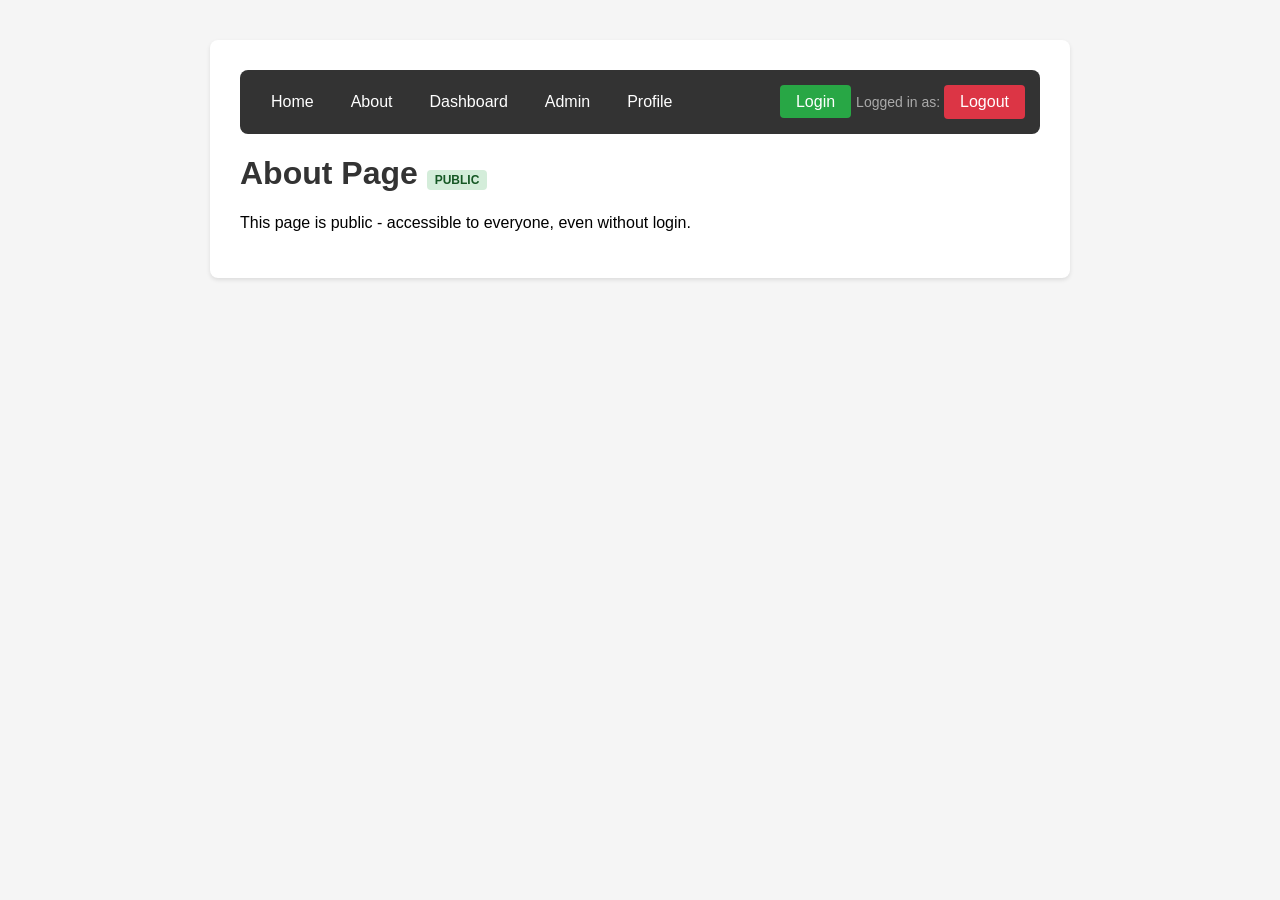
<file: spring-security-demo/v2-session-security/target/classes/templates/about.html>
<!DOCTYPE html>
<html xmlns:th="http://www.thymeleaf.org"
      xmlns:sec="http://www.thymeleaf.org/extras/spring-security">
<head>
    <title>About - V2 Session Security</title>
    <style>
        body { font-family: Arial, sans-serif; margin: 40px; background: #f5f5f5; }
        .container { max-width: 800px; margin: auto; background: white; padding: 30px; border-radius: 8px; box-shadow: 0 2px 4px rgba(0,0,0,0.1); }
        h1 { color: #333; }
        .nav { background: #333; padding: 15px; border-radius: 8px; margin-bottom: 20px; display: flex; align-items: center; flex-wrap: wrap; gap: 5px; }
        .nav a { color: white; text-decoration: none; padding: 8px 16px; border-radius: 4px; }
        .nav a:hover { background: #555; }
        .nav .spacer { flex-grow: 1; }
        .nav .user-info { color: #aaa; font-size: 14px; }
        .badge { display: inline-block; padding: 3px 8px; border-radius: 4px; font-size: 12px; font-weight: bold; background: #d4edda; color: #155724; }
    </style>
</head>
<body>
<div class="container">
    <div class="nav">
        <a href="/">Home</a>
        <a href="/about">About</a>
        <a href="/dashboard">Dashboard</a>
        <a href="/admin">Admin</a>
        <a href="/profile">Profile</a>
        <span class="spacer"></span>
        <span sec:authorize="isAnonymous()"><a href="/login" style="background:#28a745;">Login</a></span>
        <span sec:authorize="isAuthenticated()">
            <span class="user-info">Logged in as: <b sec:authentication="name"></b></span>
            <form th:action="@{/logout}" method="post" style="display:inline;">
                <button type="submit" style="background:#dc3545;color:white;border:none;padding:8px 16px;border-radius:4px;cursor:pointer;font-size:inherit;">Logout</button>
            </form>
        </span>
    </div>

    <h1>About Page <span class="badge">PUBLIC</span></h1>
    <p th:text="${message}"></p>
    <p>This page is public - accessible to everyone, even without login.</p>
</div>
</body>
</html>
</file>
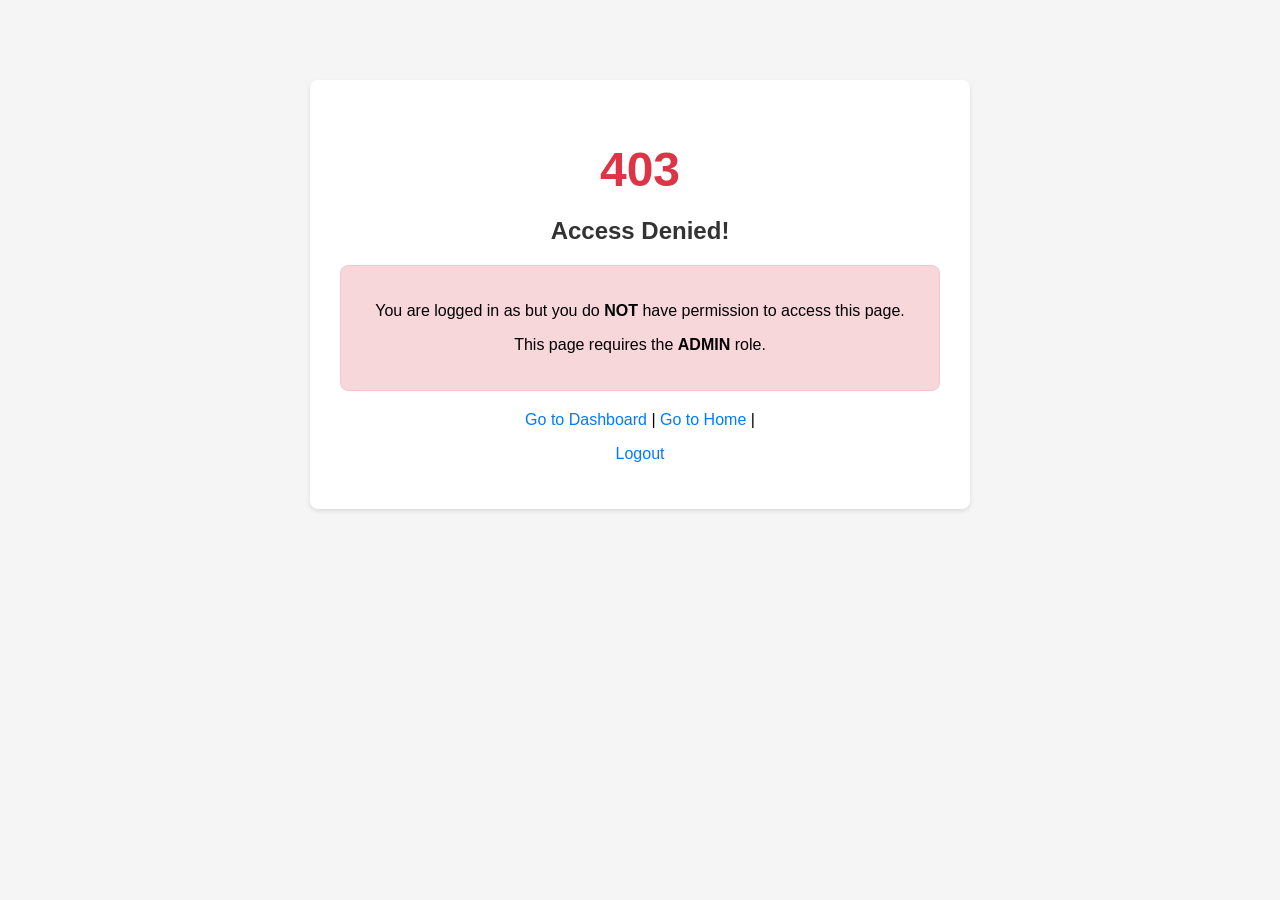
<file: spring-security-demo/v2-session-security/target/classes/templates/access-denied.html>
<!DOCTYPE html>
<html xmlns:th="http://www.thymeleaf.org"
      xmlns:sec="http://www.thymeleaf.org/extras/spring-security">
<head>
    <title>Access Denied - V2 Session Security</title>
    <style>
        body { font-family: Arial, sans-serif; margin: 40px; background: #f5f5f5; }
        .container { max-width: 600px; margin: 80px auto; background: white; padding: 30px; border-radius: 8px; box-shadow: 0 2px 4px rgba(0,0,0,0.1); text-align: center; }
        h1 { color: #dc3545; font-size: 48px; margin-bottom: 10px; }
        h2 { color: #333; }
        .error-box { background: #f8d7da; border: 1px solid #f5c6cb; padding: 20px; border-radius: 8px; margin: 20px 0; }
        a { color: #007bff; text-decoration: none; }
        a:hover { text-decoration: underline; }
    </style>
</head>
<body>
<div class="container">
    <h1>403</h1>
    <h2>Access Denied!</h2>

    <div class="error-box">
        <p>You are logged in as <b sec:authentication="name"></b>
           but you do <strong>NOT</strong> have permission to access this page.</p>
        <p>This page requires the <strong>ADMIN</strong> role.</p>
    </div>

    <p><a href="/dashboard">Go to Dashboard</a> | <a href="/">Go to Home</a> |
        <form th:action="@{/logout}" method="post" style="display:inline;">
            <button type="submit" style="background:none;border:none;color:#007bff;cursor:pointer;font-size:inherit;padding:0;">Logout</button>
        </form>
    </p>
</div>
</body>
</html>
</file>
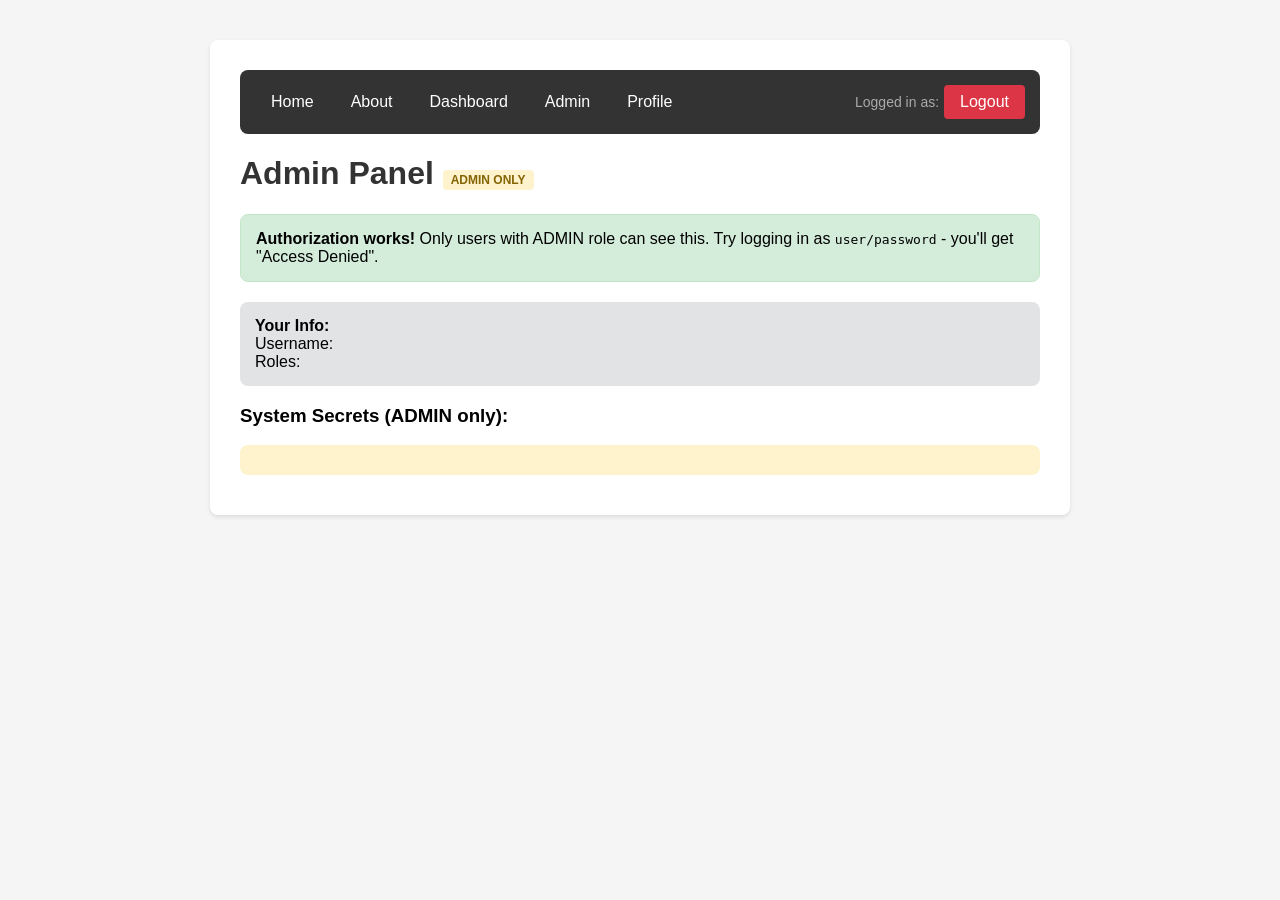
<file: spring-security-demo/v2-session-security/target/classes/templates/admin.html>
<!DOCTYPE html>
<html xmlns:th="http://www.thymeleaf.org"
      xmlns:sec="http://www.thymeleaf.org/extras/spring-security">
<head>
    <title>Admin - V2 Session Security</title>
    <style>
        body { font-family: Arial, sans-serif; margin: 40px; background: #f5f5f5; }
        .container { max-width: 800px; margin: auto; background: white; padding: 30px; border-radius: 8px; box-shadow: 0 2px 4px rgba(0,0,0,0.1); }
        h1 { color: #333; }
        .nav { background: #333; padding: 15px; border-radius: 8px; margin-bottom: 20px; display: flex; align-items: center; flex-wrap: wrap; gap: 5px; }
        .nav a { color: white; text-decoration: none; padding: 8px 16px; border-radius: 4px; }
        .nav a:hover { background: #555; }
        .nav .spacer { flex-grow: 1; }
        .nav .user-info { color: #aaa; font-size: 14px; }
        .badge { display: inline-block; padding: 3px 8px; border-radius: 4px; font-size: 12px; font-weight: bold; background: #fff3cd; color: #856404; }
        .success { background: #d4edda; border: 1px solid #c3e6cb; padding: 15px; border-radius: 8px; margin: 20px 0; }
        .secret { background: #fff3cd; padding: 15px; border-radius: 8px; margin: 10px 0; font-family: monospace; font-size: 16px; }
        .session-info { background: #e2e3e5; padding: 15px; border-radius: 8px; margin: 15px 0; }
    </style>
</head>
<body>
<div class="container">
    <div class="nav">
        <a href="/">Home</a>
        <a href="/about">About</a>
        <a href="/dashboard">Dashboard</a>
        <a href="/admin">Admin</a>
        <a href="/profile">Profile</a>
        <span class="spacer"></span>
        <span class="user-info">Logged in as: <b sec:authentication="name"></b></span>
        <form th:action="@{/logout}" method="post" style="display:inline;">
            <button type="submit" style="background:#dc3545;color:white;border:none;padding:8px 16px;border-radius:4px;cursor:pointer;font-size:inherit;">Logout</button>
        </form>
    </div>

    <h1>Admin Panel <span class="badge">ADMIN ONLY</span></h1>
    <p th:text="${message}"></p>

    <div class="success">
        <strong>Authorization works!</strong> Only users with ADMIN role can see this.
        Try logging in as <code>user/password</code> - you'll get "Access Denied".
    </div>

    <div class="session-info">
        <strong>Your Info:</strong><br/>
        Username: <span th:text="${username}"></span><br/>
        Roles: <span th:text="${roles}"></span>
    </div>

    <h3>System Secrets (ADMIN only):</h3>
    <div class="secret" th:text="${secretData}"></div>
</div>
</body>
</html>
</file>
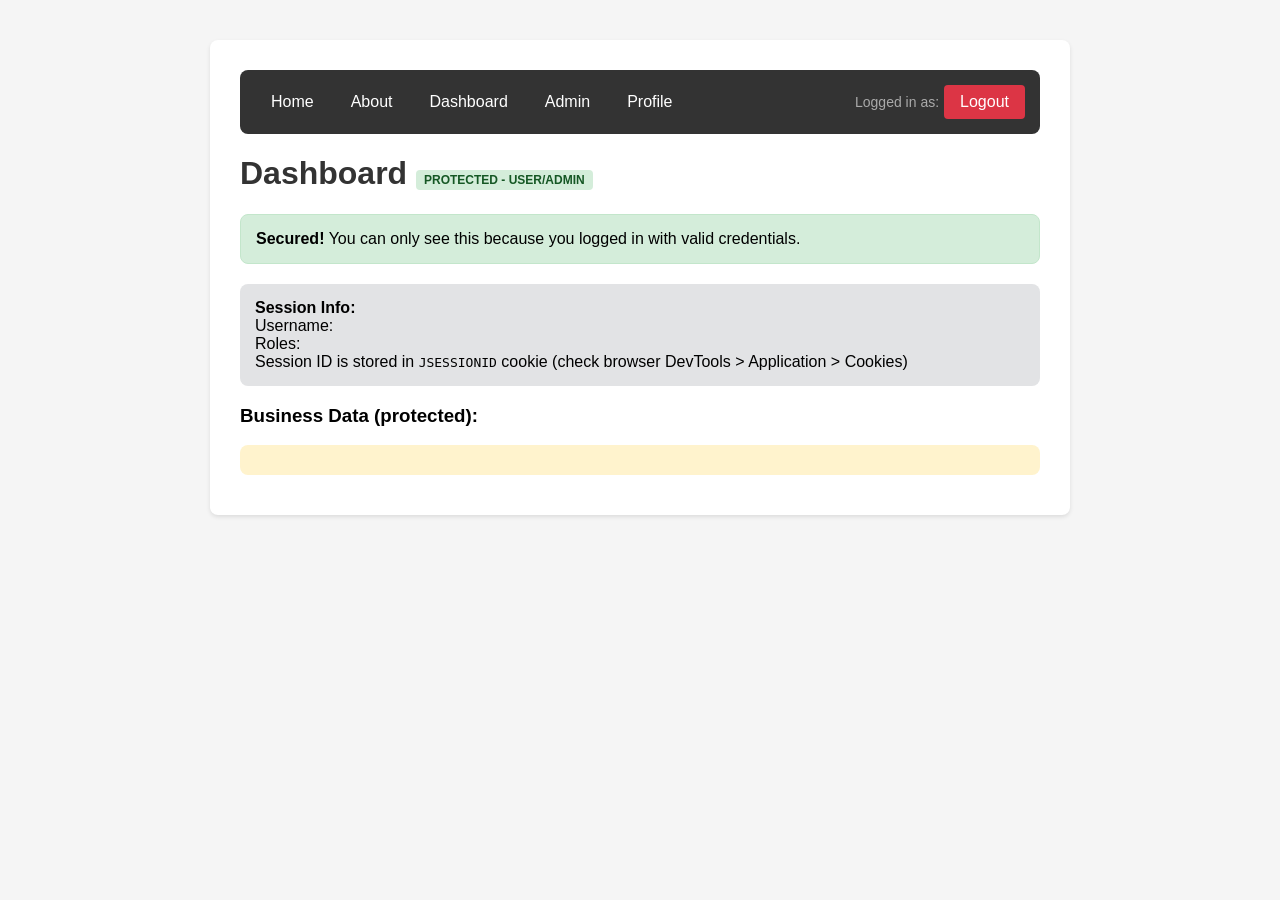
<file: spring-security-demo/v2-session-security/target/classes/templates/dashboard.html>
<!DOCTYPE html>
<html xmlns:th="http://www.thymeleaf.org"
      xmlns:sec="http://www.thymeleaf.org/extras/spring-security">
<head>
    <title>Dashboard - V2 Session Security</title>
    <style>
        body { font-family: Arial, sans-serif; margin: 40px; background: #f5f5f5; }
        .container { max-width: 800px; margin: auto; background: white; padding: 30px; border-radius: 8px; box-shadow: 0 2px 4px rgba(0,0,0,0.1); }
        h1 { color: #333; }
        .nav { background: #333; padding: 15px; border-radius: 8px; margin-bottom: 20px; display: flex; align-items: center; flex-wrap: wrap; gap: 5px; }
        .nav a { color: white; text-decoration: none; padding: 8px 16px; border-radius: 4px; }
        .nav a:hover { background: #555; }
        .nav .spacer { flex-grow: 1; }
        .nav .user-info { color: #aaa; font-size: 14px; }
        .badge { display: inline-block; padding: 3px 8px; border-radius: 4px; font-size: 12px; font-weight: bold; background: #d4edda; color: #155724; }
        .success { background: #d4edda; border: 1px solid #c3e6cb; padding: 15px; border-radius: 8px; margin: 20px 0; }
        .secret { background: #fff3cd; padding: 15px; border-radius: 8px; margin: 10px 0; font-family: monospace; font-size: 16px; }
        .session-info { background: #e2e3e5; padding: 15px; border-radius: 8px; margin: 15px 0; }
    </style>
</head>
<body>
<div class="container">
    <div class="nav">
        <a href="/">Home</a>
        <a href="/about">About</a>
        <a href="/dashboard">Dashboard</a>
        <a href="/admin">Admin</a>
        <a href="/profile">Profile</a>
        <span class="spacer"></span>
        <span class="user-info">Logged in as: <b sec:authentication="name"></b></span>
        <form th:action="@{/logout}" method="post" style="display:inline;">
            <button type="submit" style="background:#dc3545;color:white;border:none;padding:8px 16px;border-radius:4px;cursor:pointer;font-size:inherit;">Logout</button>
        </form>
    </div>

    <h1>Dashboard <span class="badge">PROTECTED - USER/ADMIN</span></h1>
    <p th:text="${message}"></p>

    <div class="success">
        <strong>Secured!</strong> You can only see this because you logged in with valid credentials.
    </div>

    <div class="session-info">
        <strong>Session Info:</strong><br/>
        Username: <span th:text="${username}"></span><br/>
        Roles: <span th:text="${roles}"></span><br/>
        Session ID is stored in <code>JSESSIONID</code> cookie (check browser DevTools > Application > Cookies)
    </div>

    <h3>Business Data (protected):</h3>
    <div class="secret" th:text="${secretData}"></div>
</div>
</body>
</html>
</file>
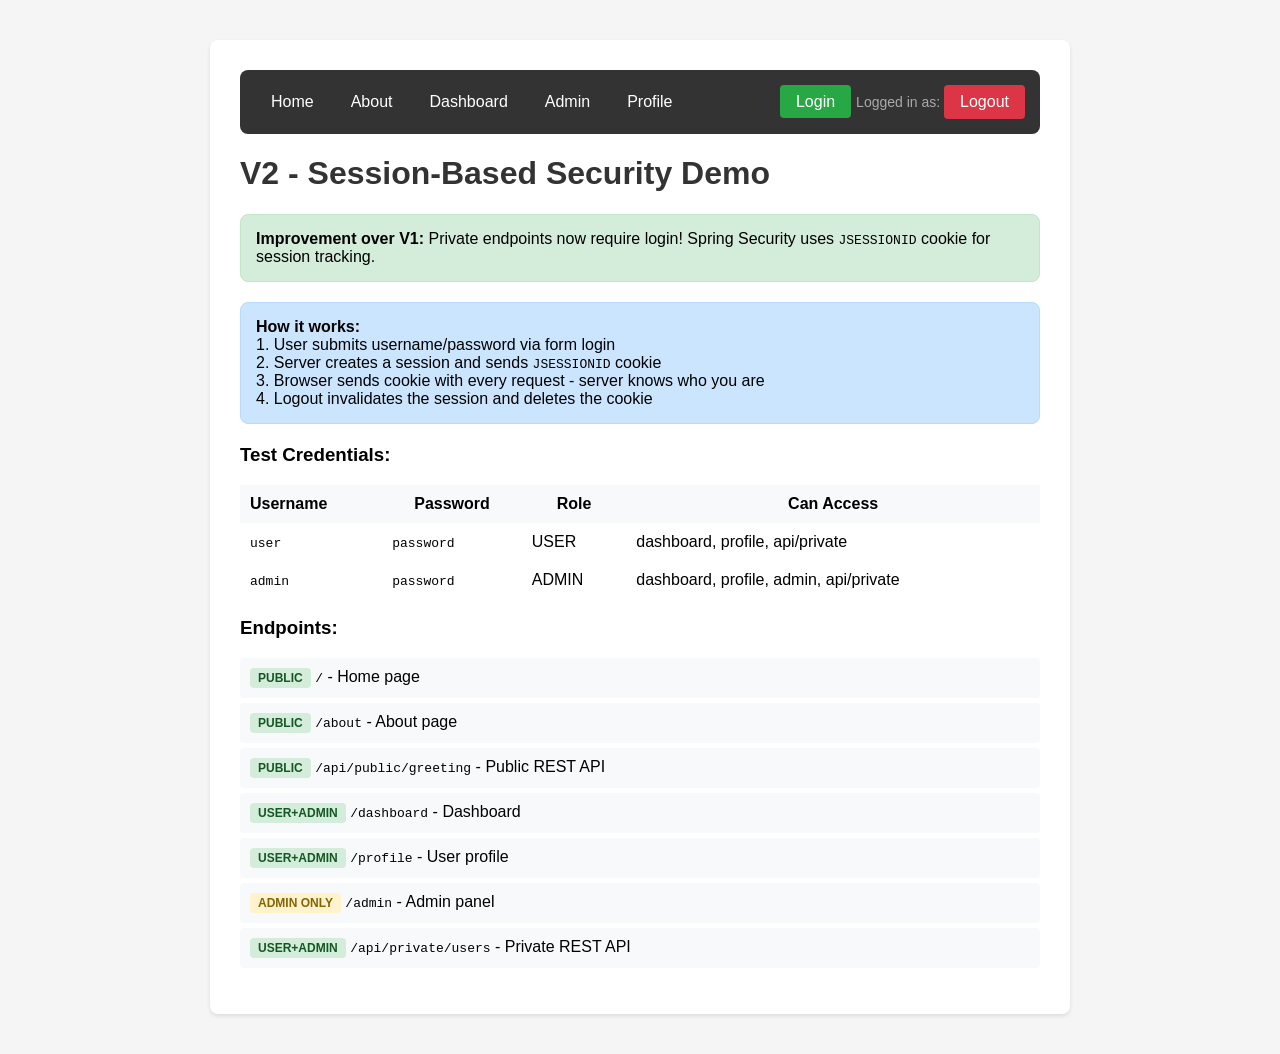
<file: spring-security-demo/v2-session-security/target/classes/templates/home.html>
<!DOCTYPE html>
<html xmlns:th="http://www.thymeleaf.org"
      xmlns:sec="http://www.thymeleaf.org/extras/spring-security">
<head>
    <title>Home - V2 Session Security</title>
    <style>
        body { font-family: Arial, sans-serif; margin: 40px; background: #f5f5f5; }
        .container { max-width: 800px; margin: auto; background: white; padding: 30px; border-radius: 8px; box-shadow: 0 2px 4px rgba(0,0,0,0.1); }
        h1 { color: #333; }
        .nav { background: #333; padding: 15px; border-radius: 8px; margin-bottom: 20px; display: flex; align-items: center; flex-wrap: wrap; gap: 5px; }
        .nav a { color: white; text-decoration: none; padding: 8px 16px; border-radius: 4px; }
        .nav a:hover { background: #555; }
        .nav .spacer { flex-grow: 1; }
        .nav .user-info { color: #aaa; font-size: 14px; }
        .badge { display: inline-block; padding: 3px 8px; border-radius: 4px; font-size: 12px; font-weight: bold; }
        .badge-public { background: #d4edda; color: #155724; }
        .badge-private { background: #d4edda; color: #155724; }
        .success { background: #d4edda; border: 1px solid #c3e6cb; padding: 15px; border-radius: 8px; margin: 20px 0; }
        .endpoint-list { list-style: none; padding: 0; }
        .endpoint-list li { padding: 10px; margin: 5px 0; background: #f8f9fa; border-radius: 4px; }
        .info { background: #cce5ff; border: 1px solid #b8daff; padding: 15px; border-radius: 8px; margin: 20px 0; }
    </style>
</head>
<body>
<div class="container">
    <div class="nav">
        <a href="/">Home</a>
        <a href="/about">About</a>
        <a href="/dashboard">Dashboard</a>
        <a href="/admin">Admin</a>
        <a href="/profile">Profile</a>
        <span class="spacer"></span>
        <span sec:authorize="isAnonymous()">
            <a href="/login" style="background: #28a745;">Login</a>
        </span>
        <span sec:authorize="isAuthenticated()">
            <span class="user-info">Logged in as: <b sec:authentication="name"></b></span>
            <form th:action="@{/logout}" method="post" style="display:inline;">
                <button type="submit" style="background:#dc3545;color:white;border:none;padding:8px 16px;border-radius:4px;cursor:pointer;font-size:inherit;">Logout</button>
            </form>
        </span>
    </div>

    <h1>V2 - Session-Based Security Demo</h1>
    <p th:text="${message}"></p>

    <div class="success">
        <strong>Improvement over V1:</strong> Private endpoints now require login!
        Spring Security uses <code>JSESSIONID</code> cookie for session tracking.
    </div>

    <div class="info">
        <strong>How it works:</strong><br/>
        1. User submits username/password via form login<br/>
        2. Server creates a session and sends <code>JSESSIONID</code> cookie<br/>
        3. Browser sends cookie with every request - server knows who you are<br/>
        4. Logout invalidates the session and deletes the cookie
    </div>

    <h3>Test Credentials:</h3>
    <table style="border-collapse: collapse; width: 100%;">
        <tr style="background: #f8f9fa;"><th style="padding: 10px; text-align: left;">Username</th><th style="padding: 10px;">Password</th><th style="padding: 10px;">Role</th><th style="padding: 10px;">Can Access</th></tr>
        <tr><td style="padding: 10px;"><code>user</code></td><td style="padding: 10px;"><code>password</code></td><td style="padding: 10px;">USER</td><td style="padding: 10px;">dashboard, profile, api/private</td></tr>
        <tr><td style="padding: 10px;"><code>admin</code></td><td style="padding: 10px;"><code>password</code></td><td style="padding: 10px;">ADMIN</td><td style="padding: 10px;">dashboard, profile, admin, api/private</td></tr>
    </table>

    <h3>Endpoints:</h3>
    <ul class="endpoint-list">
        <li><span class="badge badge-public">PUBLIC</span> <code>/</code> - Home page</li>
        <li><span class="badge badge-public">PUBLIC</span> <code>/about</code> - About page</li>
        <li><span class="badge badge-public">PUBLIC</span> <code>/api/public/greeting</code> - Public REST API</li>
        <li><span class="badge badge-private">USER+ADMIN</span> <code>/dashboard</code> - Dashboard</li>
        <li><span class="badge badge-private">USER+ADMIN</span> <code>/profile</code> - User profile</li>
        <li><span class="badge" style="background:#fff3cd;color:#856404;">ADMIN ONLY</span> <code>/admin</code> - Admin panel</li>
        <li><span class="badge badge-private">USER+ADMIN</span> <code>/api/private/users</code> - Private REST API</li>
    </ul>
</div>
</body>
</html>
</file>
